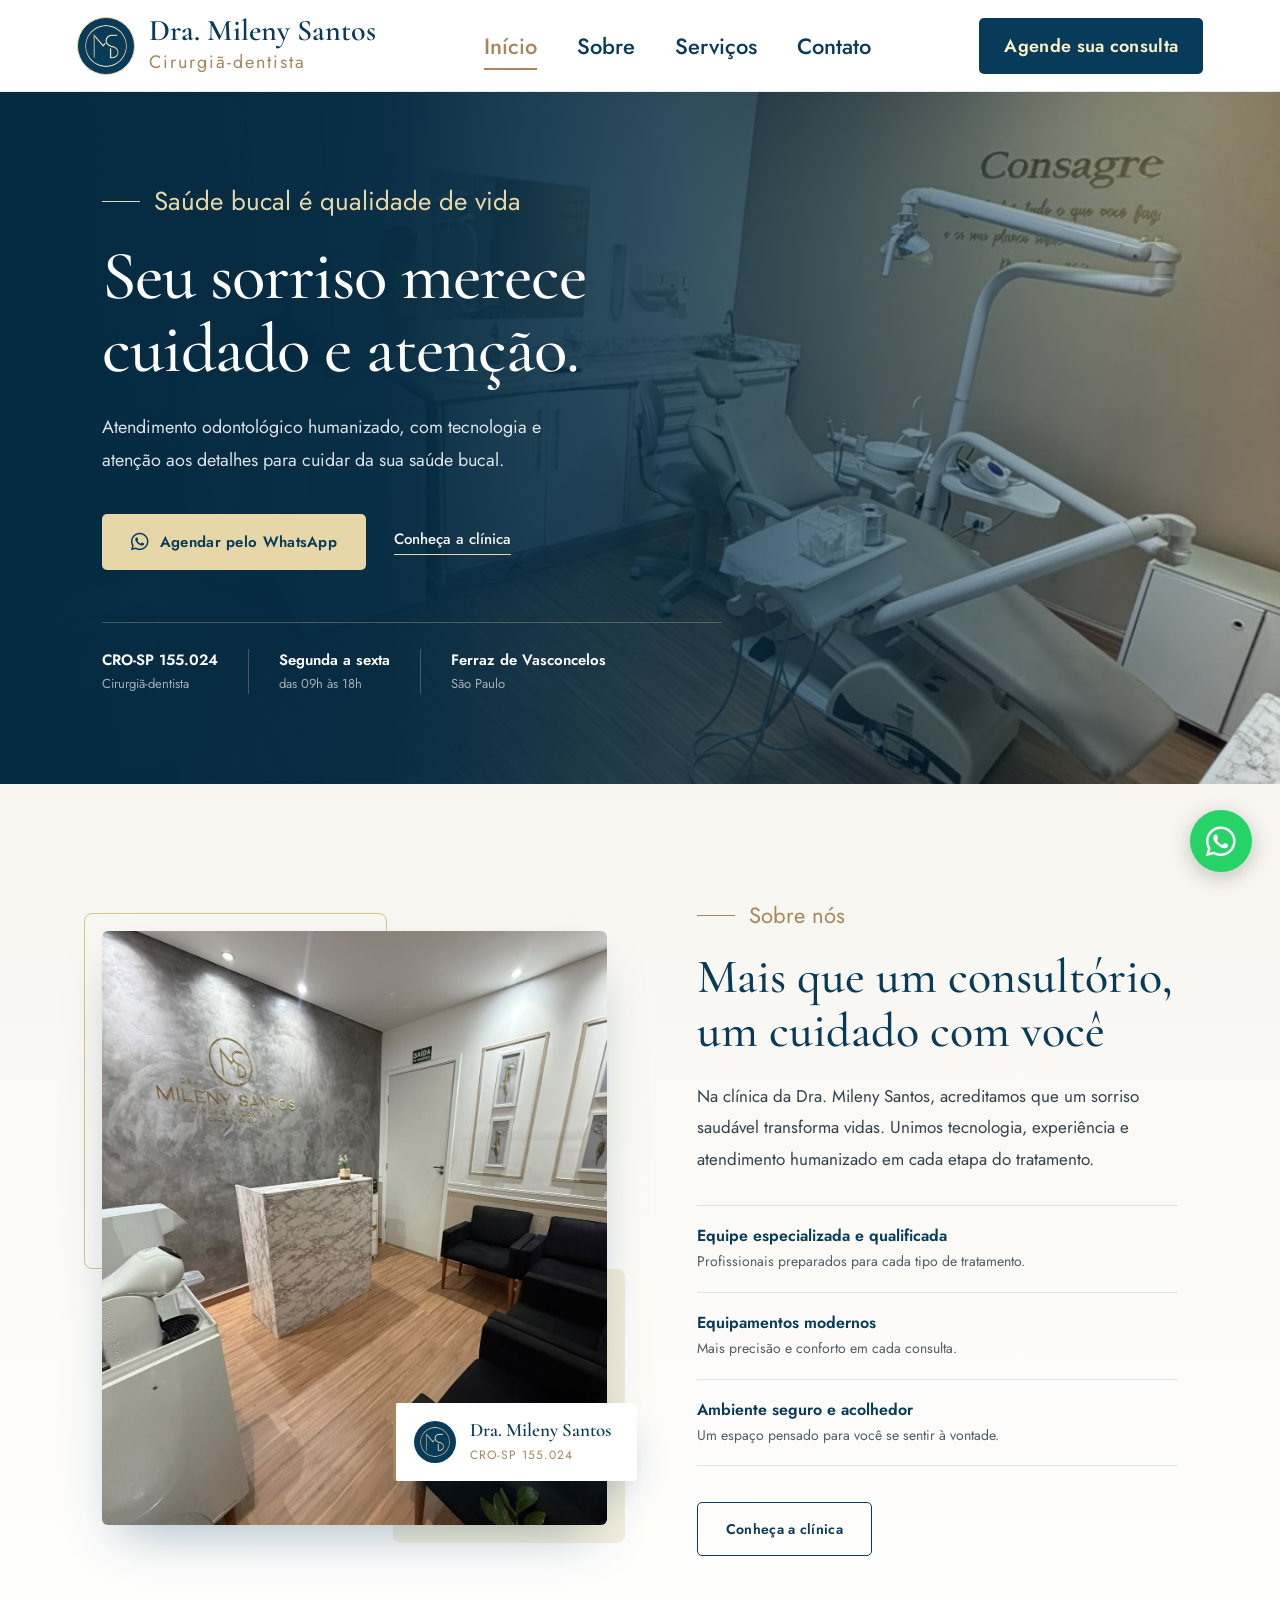
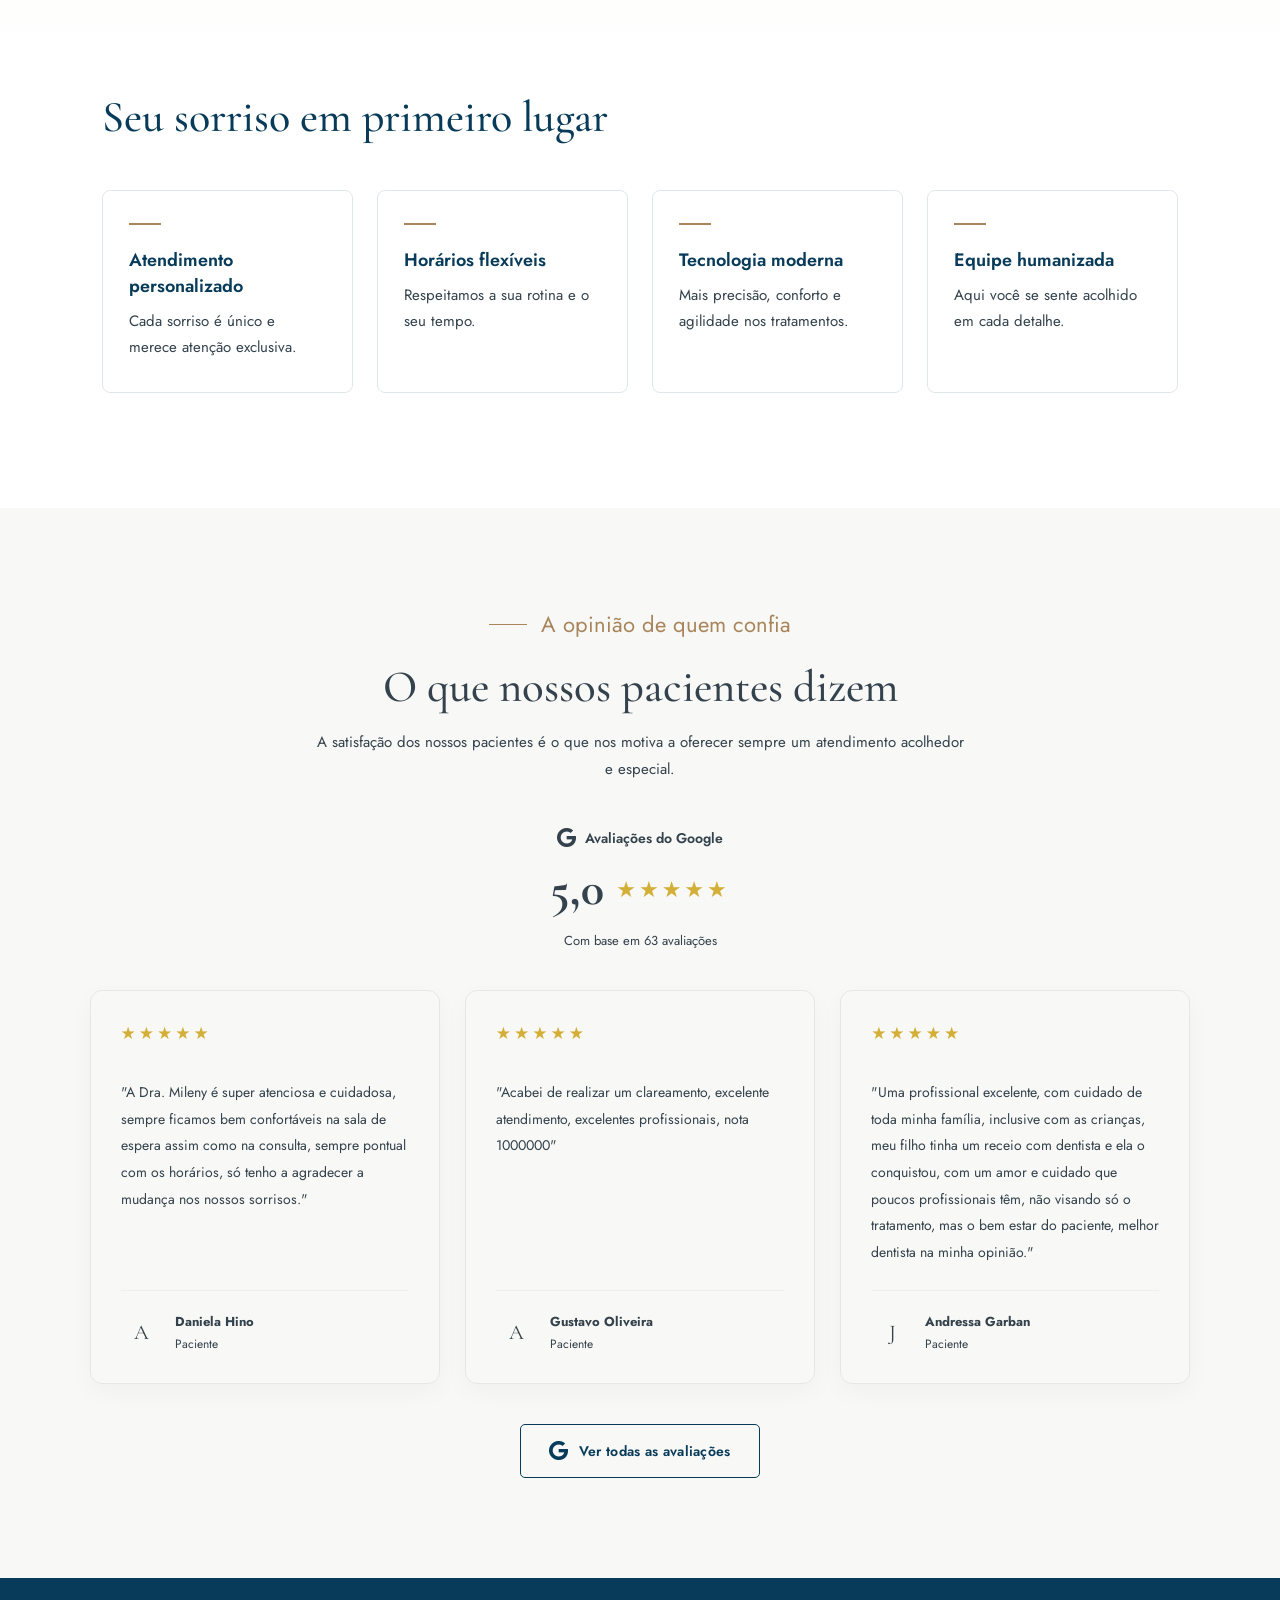
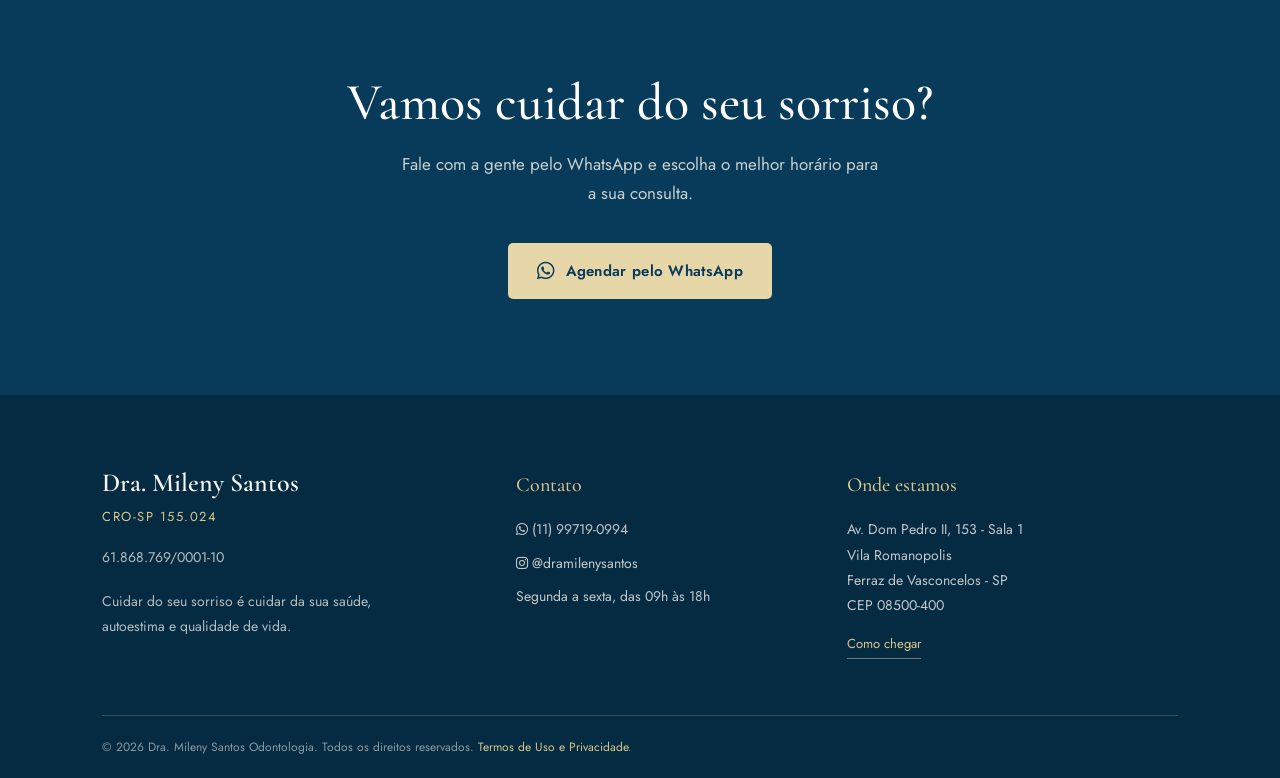
<file: index.html>
<!doctype html>
<html lang="pt-br">
  <head>
    <meta charset="UTF-8" />
    <meta name="viewport" content="width=device-width, initial-scale=1.0" />
    <meta
      name="description"
      content="Dra. Mileny Santos - Cirurgiã-Dentista em Ferraz de Vasconcelos. Atendimento humanizado e tecnologia moderna para cuidar do seu sorriso."
    />
    <link rel="shortcut icon" href="src/img/ICONE1j.png" type="image/x-icon" />
    <title>Dra. Mileny Santos | Odontologia</title>
    <link rel="preconnect" href="https://fonts.googleapis.com" />
    <link rel="preconnect" href="https://fonts.gstatic.com" crossorigin />
    <link
      rel="stylesheet"
      href="https://fonts.googleapis.com/css2?family=Cormorant+Garamond:wght@500;600&family=Jost:wght@400;500;600&display=swap"
    />
    <link
      rel="stylesheet"
      href="https://cdnjs.cloudflare.com/ajax/libs/font-awesome/6.0.0/css/all.min.css"
    />
    <link rel="stylesheet" href="src/css/home.css" />
  </head>

  <body class="home">
    <header class="topo">
      <a
        href="index.html"
        class="topo-logo"
        aria-label="Dra. Mileny Santos - início"
      >
        <img src="src/img/ICONE1j.png" alt="" class="topo-logo-img" />
        <span class="topo-logo-texto">
          <strong>Dra. Mileny Santos</strong>
          <small>Cirurgiã-dentista</small>
        </span>
      </a>

      <nav class="topo-menu" aria-label="Menu principal">
        <a href="index.html" class="ativo" aria-current="page">Início</a>
        <a href="src/pages/sobre.html">Sobre</a>
        <a href="src/pages/servicos.html">Serviços</a>
        <a href="src/pages/contato.html">Contato</a>
      </nav>

      <a
        href="https://wa.me/5511997190994"
        class="btn btn-escuro"
        target="_blank"
        rel="noopener noreferrer"
      >
        Agende sua consulta
      </a>
    </header>

    <main>
      <section class="hero" id="inicio">
        <div class="hero-texto">
          <p class="rotulo rotulo-claro">Saúde bucal é qualidade de vida</p>

          <h1>Seu sorriso merece cuidado e atenção.</h1>

          <p class="hero-descricao">
            Atendimento odontológico humanizado, com tecnologia e atenção aos
            detalhes para cuidar da sua saúde bucal.
          </p>

          <div class="hero-acoes">
            <a
              href="https://wa.me/5511997190994"
              class="btn btn-champagne"
              target="_blank"
              rel="noopener noreferrer"
            >
              <i class="fa-brands fa-whatsapp"></i>
              Agendar pelo WhatsApp
            </a>

            <a href="src/pages/sobre.html" class="link-sublinhado">
              Conheça a clínica
            </a>
          </div>

          <ul class="hero-fatos">
            <li>
              <strong>CRO-SP 155.024</strong>
              <span>Cirurgiã-dentista</span>
            </li>
            <li>
              <strong>Segunda a sexta</strong>
              <span>das 09h às 18h</span>
            </li>
            <li>
              <strong>Ferraz de Vasconcelos</strong>
              <span>São Paulo</span>
            </li>
          </ul>
        </div>
      </section>

      <section class="sobre" id="sobre" aria-labelledby="sobre-titulo">
        <div class="sobre-wrap">
          <figure class="sobre-midia">
            <div class="sobre-foto">
              <img
                src="src/img/foto-2.jpg"
                alt="Recepção do consultório da Dra. Mileny Santos, com balcão em mármore e poltronas confortáveis"
                width="800"
                height="960"
                loading="lazy"
                decoding="async"
              />
            </div>
            <figcaption class="sobre-selo">
              <img src="src/img/ICONE1j.png" alt="" />
              <div>
                <strong>Dra. Mileny Santos</strong>
                <span>CRO-SP 155.024</span>
              </div>
            </figcaption>
          </figure>

          <div class="sobre-conteudo">
            <p class="rotulo">Sobre nós</p>
            <h2 id="sobre-titulo">
              Mais que um consultório, um cuidado com você
            </h2>
            <p class="sobre-texto">
              Na clínica da Dra. Mileny Santos, acreditamos que um sorriso
              saudável transforma vidas. Unimos tecnologia, experiência e
              atendimento humanizado em cada etapa do tratamento.
            </p>

            <ul class="sobre-lista">
              <li>
                <h3>Equipe especializada e qualificada</h3>
                <p>Profissionais preparados para cada tipo de tratamento.</p>
              </li>
              <li>
                <h3>Equipamentos modernos</h3>
                <p>Mais precisão e conforto em cada consulta.</p>
              </li>
              <li>
                <h3>Ambiente seguro e acolhedor</h3>
                <p>Um espaço pensado para você se sentir à vontade.</p>
              </li>
            </ul>

            <a href="src/pages/sobre.html" class="btn btn-contorno"
              >Conheça a clínica</a
            >
          </div>
        </div>
      </section>

      <section class="diferenciais" aria-labelledby="dif-titulo">
        <div class="diferenciais-wrap">
          <h2 id="dif-titulo">Seu sorriso em primeiro lugar</h2>

          <div class="diferenciais-grade">
            <article>
              <h3>Atendimento personalizado</h3>
              <p>Cada sorriso é único e merece atenção exclusiva.</p>
            </article>
            <article>
              <h3>Horários flexíveis</h3>
              <p>Respeitamos a sua rotina e o seu tempo.</p>
            </article>
            <article>
              <h3>Tecnologia moderna</h3>
              <p>Mais precisão, conforto e agilidade nos tratamentos.</p>
            </article>
            <article>
              <h3>Equipe humanizada</h3>
              <p>Aqui você se sente acolhido em cada detalhe.</p>
            </article>
          </div>
        </div>
      </section>

      <section
        class="avaliacoes"
        id="avaliacoes"
        aria-labelledby="avaliacoes-titulo"
      >
        <div class="avaliacoes-wrap">
          <div class="avaliacoes-cabecalho">
            <p class="rotulo">A opinião de quem confia</p>

            <h2 id="avaliacoes-titulo">O que nossos pacientes dizem</h2>

            <p class="avaliacoes-descricao">
              A satisfação dos nossos pacientes é o que nos motiva a oferecer
              sempre um atendimento acolhedor e especial.
            </p>
          </div>

          <div class="avaliacoes-nota">
            <div class="avaliacoes-google">
              <i class="fa-brands fa-google"></i>
              <span>Avaliações do Google</span>
            </div>

            <div class="avaliacoes-media">
              <strong>5,0</strong>
              <span class="estrelas">★★★★★</span>
            </div>

            <p>Com base em 63 avaliações</p>
          </div>

          <div class="avaliacoes-grade">
            <article class="avaliacao-card">
              <div class="avaliacao-estrelas">★★★★★</div>

              <p class="avaliacao-texto">
                "A Dra. Mileny é super atenciosa e cuidadosa, sempre ficamos bem confortáveis na sala de espera assim como na consulta, sempre pontual com os horários, só tenho a agradecer a mudança nos nossos sorrisos."
              </p>

              <div class="avaliacao-autor">
                <div class="avaliacao-avatar">A</div>
                <div>
                  <strong>Daniela Hino</strong>
                  <span>Paciente</span>
                </div>
              </div>
            </article>

            <article class="avaliacao-card">
              <div class="avaliacao-estrelas">★★★★★</div>

              <p class="avaliacao-texto">
                "Acabei de realizar um clareamento, excelente atendimento, excelentes profissionais, nota 1000000"
              </p>

              <div class="avaliacao-autor">
                <div class="avaliacao-avatar">A</div>
                <div>
                  <strong>Gustavo Oliveira</strong>
                  <span>Paciente</span>
                </div>
              </div>
            </article>

            <article class="avaliacao-card">
              <div class="avaliacao-estrelas">★★★★★</div>

              <p class="avaliacao-texto">
                "Uma profissional excelente, com cuidado de toda minha família, inclusive com as crianças, meu filho tinha um receio com dentista e ela o conquistou, com um amor e cuidado que poucos profissionais têm, não visando só o tratamento, mas o bem estar do paciente, melhor dentista na minha opinião."
              </p>

              <div class="avaliacao-autor">
                <div class="avaliacao-avatar">J</div>
                <div>
                  <strong>Andressa Garban</strong>
                  <span>Paciente</span>
                </div>
              </div>
            </article>
          </div>

          <div class="avaliacoes-rodape">
            <a
              href="https://maps.app.goo.gl/y3Wg7Gsg8oZ7eqmj9"
              class="btn btn-contorno"
              target="_blank"
              rel="noopener noreferrer"
            >
              <i class="fa-brands fa-google"></i>
              Ver todas as avaliações
            </a>
          </div>
        </div>
      </section>

      <section class="chamada">
        <h2>Vamos cuidar do seu sorriso?</h2>
        <p>
          Fale com a gente pelo WhatsApp e escolha o melhor horário para a sua
          consulta.
        </p>
        <a
          href="https://wa.me/5511997190994"
          class="btn btn-champagne"
          target="_blank"
          rel="noopener noreferrer"
        >
          <i class="fa-brands fa-whatsapp" aria-hidden="true"></i>
          Agendar pelo WhatsApp
        </a>
      </section>
    </main>

    <footer class="rodape">
      <div class="rodape-grade">
        <div class="rodape-marca">
          <strong>Dra. Mileny Santos</strong>
          <span>CRO-SP 155.024</span>
          <br />
          <p>61.868.769/0001-10</p>
          <p>
            Cuidar do seu sorriso é cuidar da sua saúde, autoestima e qualidade
            de vida.
          </p>
        </div>

        <div class="rodape-col">
          <h3>Contato</h3>

          <a
            href="https://wa.me/5511997190994"
            target="_blank"
            rel="noopener noreferrer"
          >
            <i class="fa-brands fa-whatsapp"></i> (11) 99719-0994
          </a>

          <a
            href="https://www.instagram.com/dramilenysantos/"
            target="_blank"
            rel="noopener noreferrer"
          >
            <i class="fa-brands fa-instagram"></i> @dramilenysantos
          </a>

          <p>Segunda a sexta, das 09h às 18h</p>
        </div>

        <div class="rodape-col">
          <h3>Onde estamos</h3>
          <address>
            Av. Dom Pedro II, 153 - Sala 1<br />
            Vila Romanopolis<br />
            Ferraz de Vasconcelos - SP<br />
            CEP 08500-400
          </address>
          <a
            href="https://www.google.com/maps/search/?api=1&query=Dra.+Mileny+Santos+Ferraz+de+Vasconcelos"
            class="rodape-mapa"
            target="_blank"
            rel="noopener noreferrer"
            >Como chegar</a
          >
        </div>
      </div>

      <div class="rodape-base">
        <p>
          © 2026 Dra. Mileny Santos Odontologia. Todos os direitos reservados.
          <a class="termos-uso" href="src/pages/termos.html"
            >Termos de Uso e Privacidade</a
          >.
        </p>
      </div>
    </footer>
    <a
      href="https://wa.me/5511997190994"
      class="whatsapp-flutuante"
      target="_blank"
      rel="noopener noreferrer"
      aria-label="Fale conosco pelo WhatsApp"
      title="Fale conosco pelo WhatsApp"
    >
      <i class="fa-brands fa-whatsapp"></i>
    </a>
    <script src="src/js/script.js"></script>
  </body>
</html>
</file>
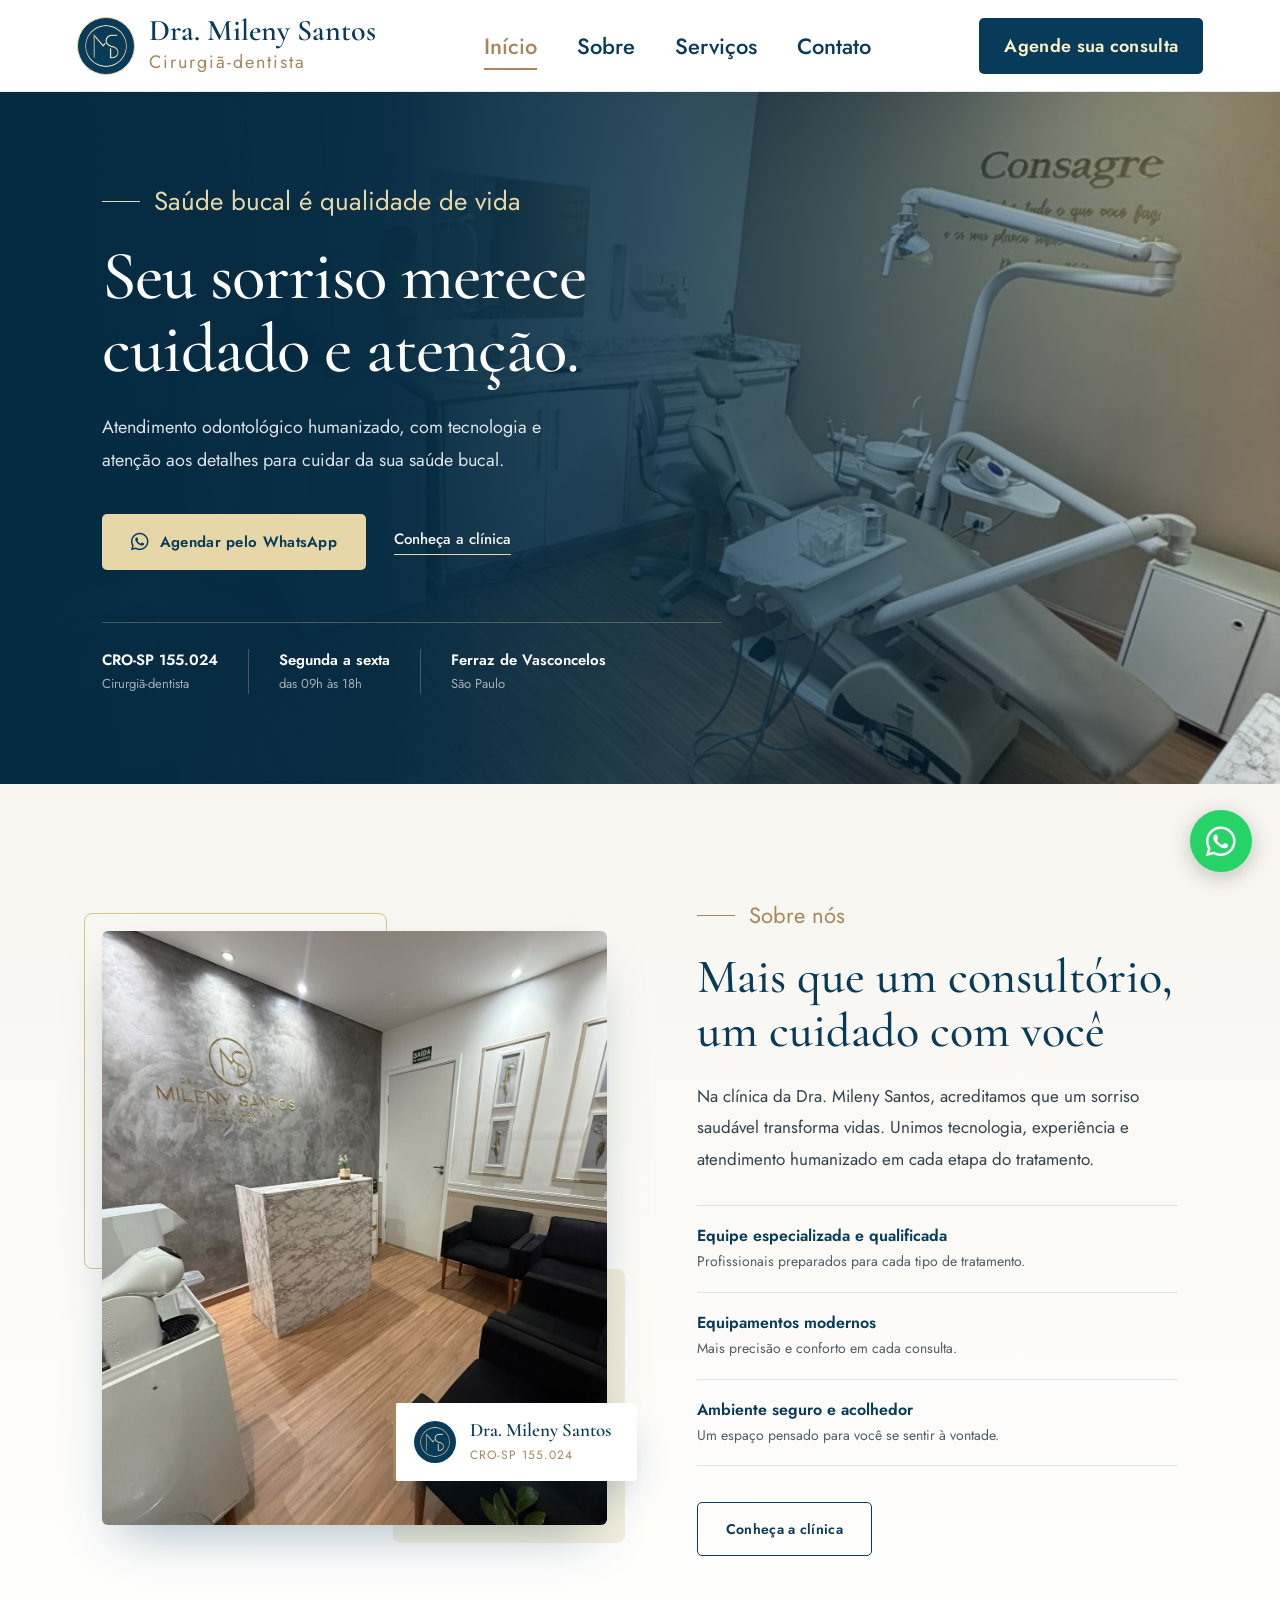
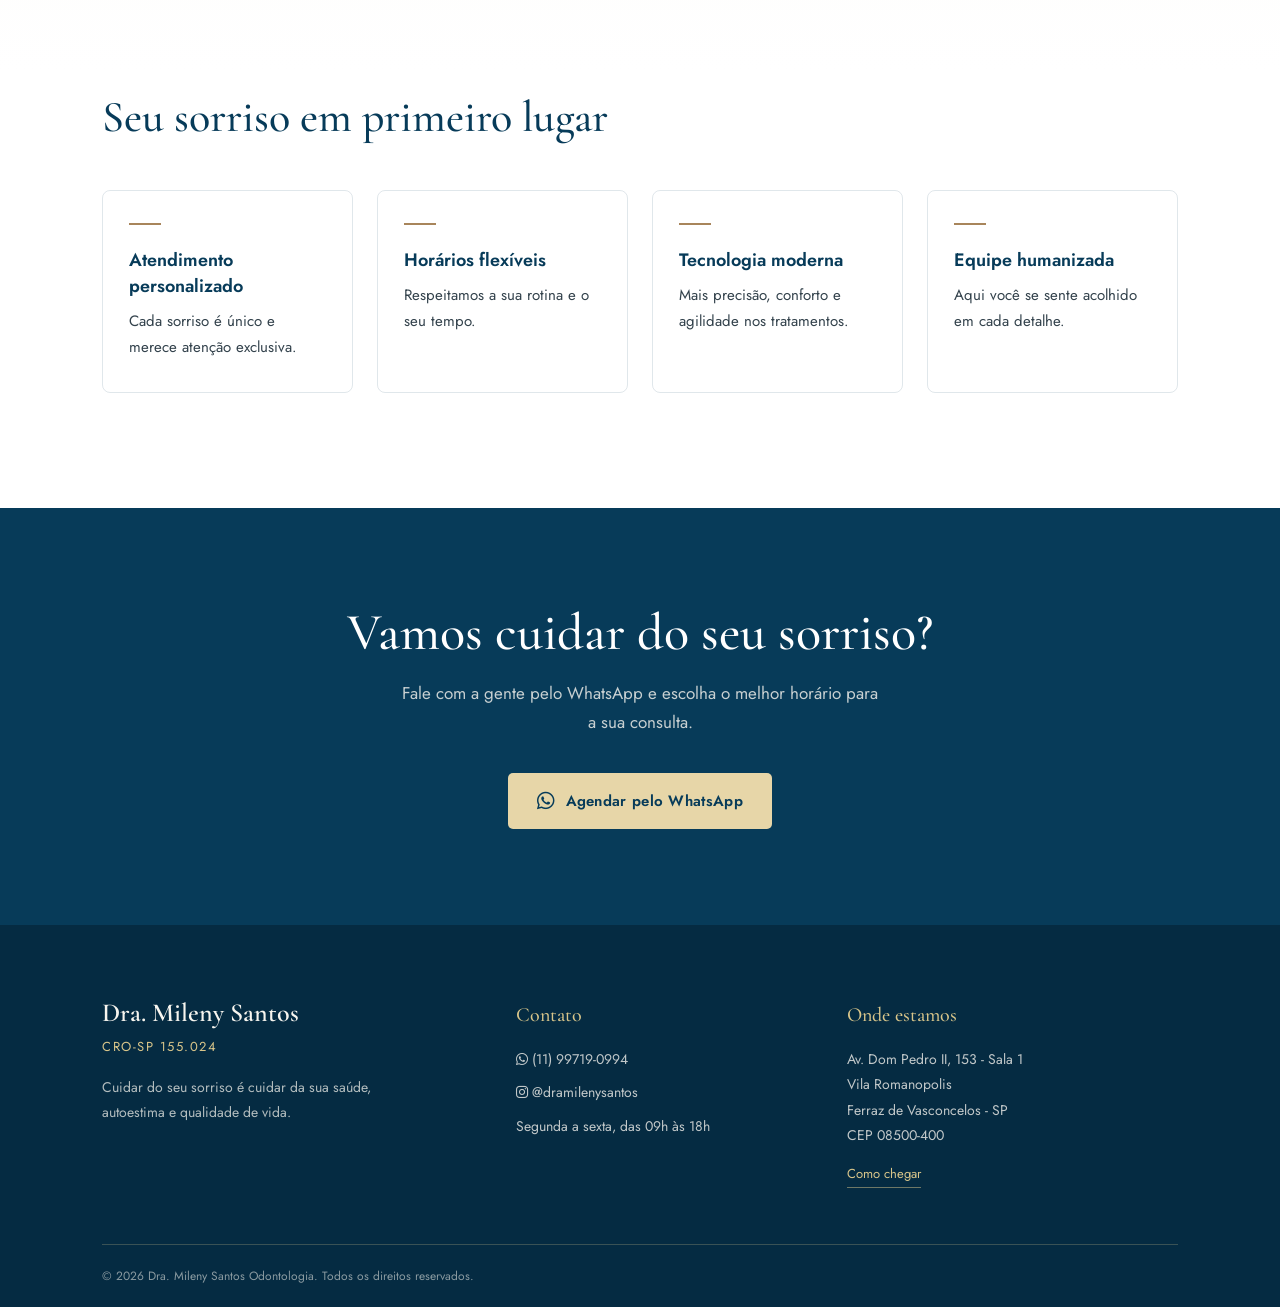
<file: src/index.html>
<!doctype html>
<html lang="pt-br">

<head>
  <meta charset="UTF-8" />
  <meta name="viewport" content="width=device-width, initial-scale=1.0" />
  <meta name="description"
    content="Dra. Mileny Santos - Cirurgiã-Dentista em Ferraz de Vasconcelos. Atendimento humanizado e tecnologia moderna para cuidar do seu sorriso." />
  <link rel="shortcut icon" href="../src/img/ICONE1j.png" type="image/x-icon" />
  <title>Dra. Mileny Santos | Odontologia</title>

  <link rel="preconnect" href="https://fonts.googleapis.com" />
  <link rel="preconnect" href="https://fonts.gstatic.com" crossorigin />
  <link rel="stylesheet"
    href="https://fonts.googleapis.com/css2?family=Cormorant+Garamond:wght@500;600&family=Jost:wght@400;500;600&display=swap" />
  <link rel="stylesheet" href="https://cdnjs.cloudflare.com/ajax/libs/font-awesome/6.0.0/css/all.min.css" />
  <link rel="stylesheet" href="../src/css/home.css" />
</head>

<body class="home">
  <header class="topo">
    <a href="index.html" class="topo-logo" aria-label="Dra. Mileny Santos - início">
      <img src="../src/img/ICONE1j.png" alt="" class="topo-logo-img" />
      <span class="topo-logo-texto">
        <strong>Dra. Mileny Santos</strong>
        <small>Cirurgiã-dentista</small>
      </span>
    </a>

    <nav class="topo-menu" aria-label="Menu principal">
      <a href="../src/index.html" class="ativo" aria-current="page">Início</a>
      <a href="../src/pages/sobre.html">Sobre</a>
      <a href="../src/pages/servicos.html">Serviços</a>
      <a href="../src/pages/contato.html">Contato</a>
    </nav>

    <a href="https://wa.me/5511997190994" class="btn btn-escuro" target="_blank" rel="noopener noreferrer">
      Agende sua consulta
    </a>
  </header>

  <main>
    <section class="hero" id="inicio">
      <div class="hero-texto">
        <p class="rotulo rotulo-claro">Saúde bucal é qualidade de vida</p>

        <h1>Seu sorriso merece cuidado e atenção.</h1>

        <p class="hero-descricao">
          Atendimento odontológico humanizado, com tecnologia e atenção aos
          detalhes para cuidar da sua saúde bucal.
        </p>

        <div class="hero-acoes">
          <a href="https://wa.me/5511997190994" class="btn btn-champagne" target="_blank" rel="noopener noreferrer">
            <i class="fa-brands fa-whatsapp"></i>
            Agendar pelo WhatsApp
          </a>

          <a href="../src/pages/sobre.html" class="link-sublinhado"> Conheça a clínica </a>
        </div>

        <ul class="hero-fatos">
          <li>
            <strong>CRO-SP 155.024</strong>
            <span>Cirurgiã-dentista</span>
          </li>
          <li>
            <strong>Segunda a sexta</strong>
            <span>das 09h às 18h</span>
          </li>
          <li>
            <strong>Ferraz de Vasconcelos</strong>
            <span>São Paulo</span>
          </li>
        </ul>
      </div>
    </section>

    <section class="sobre" id="sobre" aria-labelledby="sobre-titulo">
      <div class="sobre-wrap">
        <figure class="sobre-midia">
          <div class="sobre-foto">
            <img src="../src/img/foto-2.jpg"
              alt="Recepção do consultório da Dra. Mileny Santos, com balcão em mármore e poltronas confortáveis"
              width="800" height="960" loading="lazy" decoding="async" />
          </div>
          <figcaption class="sobre-selo">
            <img src="../src/img/ICONE1j.png" alt="" />
            <div>
              <strong>Dra. Mileny Santos</strong>
              <span>CRO-SP 155.024</span>
            </div>
          </figcaption>
        </figure>

        <div class="sobre-conteudo">
          <p class="rotulo">Sobre nós</p>
          <h2 id="sobre-titulo">
            Mais que um consultório, um cuidado com você
          </h2>
          <p class="sobre-texto">
            Na clínica da Dra. Mileny Santos, acreditamos que um sorriso
            saudável transforma vidas. Unimos tecnologia, experiência e
            atendimento humanizado em cada etapa do tratamento.
          </p>

          <ul class="sobre-lista">
            <li>
              <h3>Equipe especializada e qualificada</h3>
              <p>Profissionais preparados para cada tipo de tratamento.</p>
            </li>
            <li>
              <h3>Equipamentos modernos</h3>
              <p>Mais precisão e conforto em cada consulta.</p>
            </li>
            <li>
              <h3>Ambiente seguro e acolhedor</h3>
              <p>Um espaço pensado para você se sentir à vontade.</p>
            </li>
          </ul>

          <a href="../src/pages/sobre.html" class="btn btn-contorno">Conheça a clínica</a>
        </div>
      </div>
    </section>

    <section class="diferenciais" aria-labelledby="dif-titulo">
      <div class="diferenciais-wrap">
        <h2 id="dif-titulo">Seu sorriso em primeiro lugar</h2>

        <div class="diferenciais-grade">
          <article>
            <h3>Atendimento personalizado</h3>
            <p>Cada sorriso é único e merece atenção exclusiva.</p>
          </article>
          <article>
            <h3>Horários flexíveis</h3>
            <p>Respeitamos a sua rotina e o seu tempo.</p>
          </article>
          <article>
            <h3>Tecnologia moderna</h3>
            <p>Mais precisão, conforto e agilidade nos tratamentos.</p>
          </article>
          <article>
            <h3>Equipe humanizada</h3>
            <p>Aqui você se sente acolhido em cada detalhe.</p>
          </article>
        </div>
      </div>
    </section>

    <section class="chamada">
      <h2>Vamos cuidar do seu sorriso?</h2>
      <p>
        Fale com a gente pelo WhatsApp e escolha o melhor horário para a sua
        consulta.
      </p>
      <a href="https://wa.me/5511997190994" class="btn btn-champagne" target="_blank" rel="noopener noreferrer">
        <i class="fa-brands fa-whatsapp" aria-hidden="true"></i>
        Agendar pelo WhatsApp
      </a>
    </section>
  </main>

  <footer class="rodape">
    <div class="rodape-grade">
      <div class="rodape-marca">
        <strong>Dra. Mileny Santos</strong>
        <span>CRO-SP 155.024</span>
        <p>
          Cuidar do seu sorriso é cuidar da sua saúde, autoestima e qualidade
          de vida.
        </p>
      </div>

      <div class="rodape-col">
        <h3>Contato</h3>

        <a href="https://wa.me/5511997190994" target="_blank" rel="noopener noreferrer">
          <i class="fa-brands fa-whatsapp"></i> (11) 99719-0994
        </a>



        <a href="https://www.instagram.com/dramilenysantos/" target="_blank" rel="noopener noreferrer">
          <i class="fa-brands fa-instagram"></i> @dramilenysantos
        </a>

        <p>Segunda a sexta, das 09h às 18h</p>
      </div>

      <div class="rodape-col">
        <h3>Onde estamos</h3>
        <address>
          Av. Dom Pedro II, 153 - Sala 1<br />
          Vila Romanopolis<br />
          Ferraz de Vasconcelos - SP<br />
          CEP 08500-400
        </address>
        <a href="https://www.google.com/maps/search/?api=1&query=Dra.+Mileny+Santos+Ferraz+de+Vasconcelos"
          class="rodape-mapa" target="_blank" rel="noopener noreferrer">Como chegar</a>
      </div>
    </div>

    <div class="rodape-base">
      <p>
        © 2026 Dra. Mileny Santos Odontologia. Todos os direitos reservados.
      </p>
    </div>
  </footer>
  <a href="https://wa.me/5511997190994" class="whatsapp-flutuante" target="_blank" rel="noopener noreferrer"
    aria-label="Fale conosco pelo WhatsApp" title="Fale conosco pelo WhatsApp">
    <i class="fa-brands fa-whatsapp"></i>
  </a>
  <script src="script.js"></script>
</body>

</html>
</file>
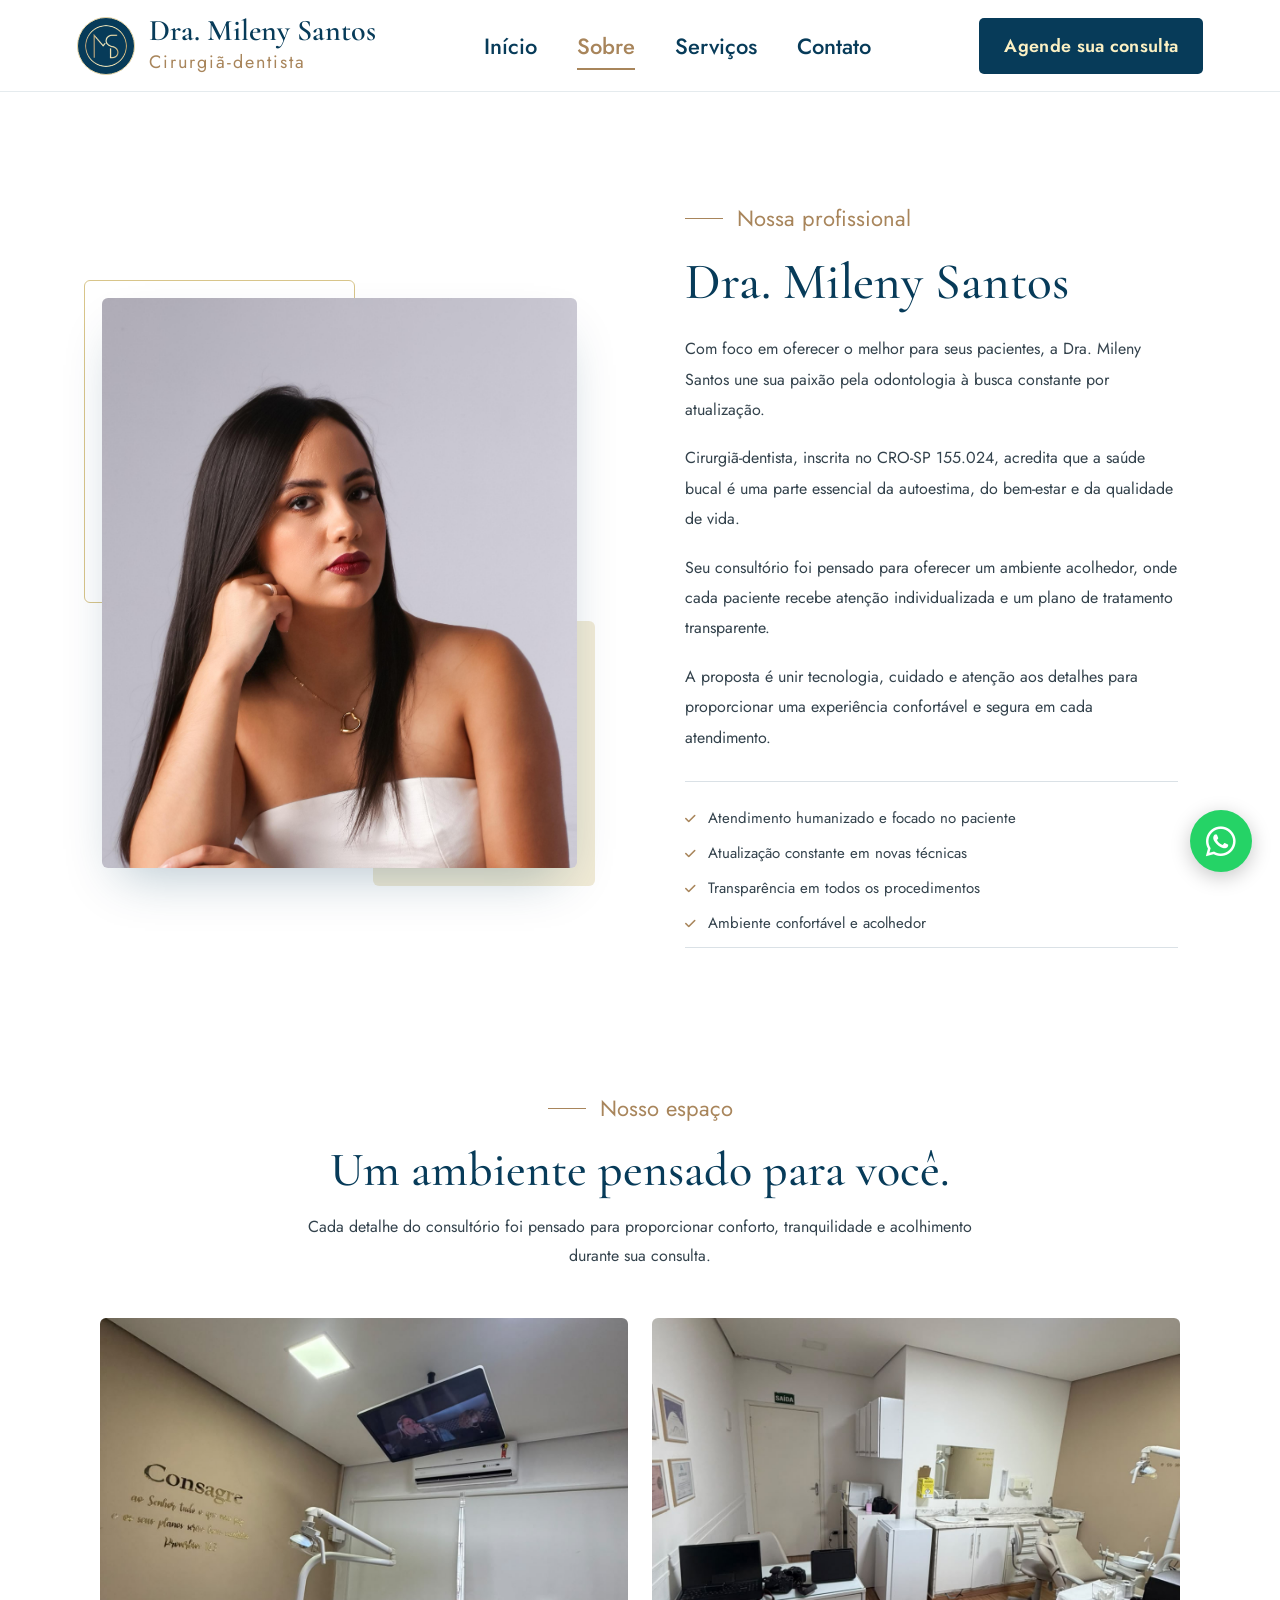
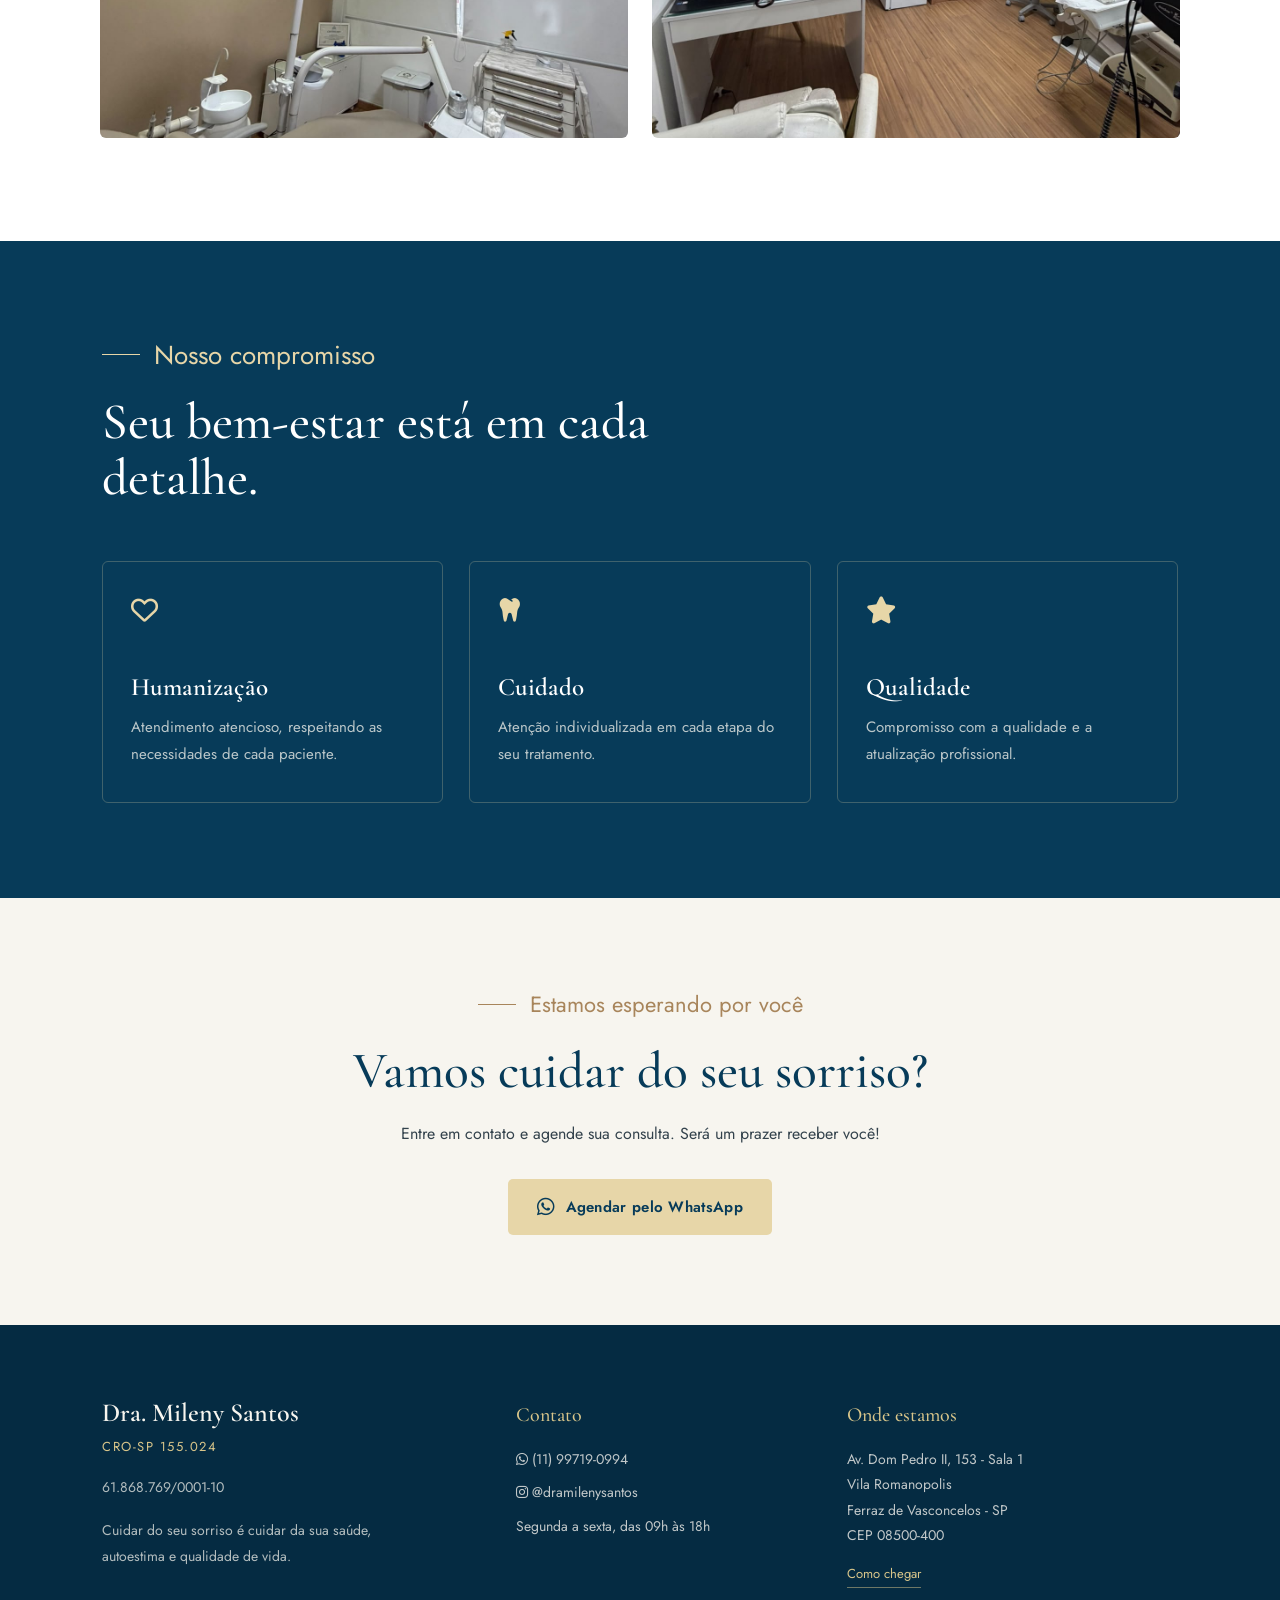
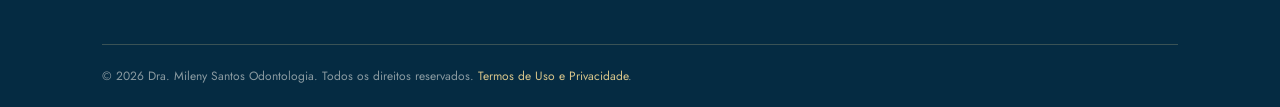
<file: src/pages/sobre.html>
<!doctype html>
<html lang="pt-br">

<head>
  <meta charset="UTF-8" />
  <meta name="viewport" content="width=device-width, initial-scale=1.0" />
  <meta name="description"
    content="Conheça a Dra. Mileny Santos, cirurgiã-dentista em Ferraz de Vasconcelos. Atendimento odontológico humanizado." />
  <link rel="shortcut icon" href="../img/ICONE1j.png" type="image/x-icon" />
  <title>Sobre | Dra. Mileny Santos</title>
  <link rel="preconnect" href="https://fonts.googleapis.com" />
  <link rel="preconnect" href="https://fonts.gstatic.com" crossorigin />
  <link rel="stylesheet"
    href="https://fonts.googleapis.com/css2?family=Cormorant+Garamond:wght@500;600&family=Jost:wght@400;500;600&display=swap" />
  <link rel="stylesheet" href="https://cdnjs.cloudflare.com/ajax/libs/font-awesome/6.0.0/css/all.min.css" />
  <link rel="stylesheet" href="../css/home.css" />
  <link rel="stylesheet" href="../css/sobre.css" />
</head>

<body class="home pagina-sobre-page">
  <header class="topo">
    <a href="../../index.html" class="topo-logo" aria-label="Dra. Mileny Santos - início">
      <img src="../img/ICONE1j.png" alt="" class="topo-logo-img" />

      <span class="topo-logo-texto">
        <strong>Dra. Mileny Santos</strong>
        <small>Cirurgiã-dentista</small>
      </span>
    </a>

    <nav class="topo-menu" aria-label="Menu principal">
      <a href="../../index.html">Início</a>
      <a href="sobre.html" class="ativo" aria-current="page">Sobre</a>
      <a href="servicos.html">Serviços</a>
      <a href="contato.html">Contato</a>
    </nav>

    <a href="https://wa.me/5511997190994" class="btn btn-escuro" target="_blank" rel="noopener noreferrer">
      Agende sua consulta
    </a>
  </header>

  <main>
    <section class="pagina-sobre">
      <div class="sobre-grade">
        <figure class="sobre-imagem-principal">
          <img src="../img/dra-mileny.jpeg" alt="Entrada do consultório da Dra. Mileny Santos" width="800"
            height="960" />
        </figure>

        <div class="sobre-conteudo">
          <p class="rotulo">Nossa profissional</p>

          <h2>Dra. Mileny Santos</h2>

          <p>
            Com foco em oferecer o melhor para seus pacientes, a Dra. Mileny
            Santos une sua paixão pela odontologia à busca constante por
            atualização.
          </p>

          <p>
            Cirurgiã-dentista, inscrita no CRO-SP 155.024, acredita que a
            saúde bucal é uma parte essencial da autoestima, do bem-estar e da
            qualidade de vida.
          </p>

          <p>
            Seu consultório foi pensado para oferecer um ambiente acolhedor,
            onde cada paciente recebe atenção individualizada e um plano de
            tratamento transparente.
          </p>

          <p>
            A proposta é unir tecnologia, cuidado e atenção aos detalhes para
            proporcionar uma experiência confortável e segura em cada
            atendimento.
          </p>

          <ul class="lista-beneficios">
            <li>Atendimento humanizado e focado no paciente</li>
            <li>Atualização constante em novas técnicas</li>
            <li>Transparência em todos os procedimentos</li>
            <li>Ambiente confortável e acolhedor</li>
          </ul>
        </div>
      </div>
    </section>

    <section class="sobre-espaco">
      <div class="sobre-espaco-cabecalho">
        <p class="rotulo">Nosso espaço</p>

        <h2>Um ambiente pensado para você.</h2>

        <p>
          Cada detalhe do consultório foi pensado para proporcionar conforto,
          tranquilidade e acolhimento durante sua consulta.
        </p>
      </div>

      <div class="galeria-consultorio">
        <figure class="foto-galeria">
          <img src="../img/foto-3.jpg" alt="Sala de atendimento odontológico" loading="lazy" />
        </figure>

        <figure class="foto-galeria">
          <img src="../img/foto-6.jpg" alt="Bancada e espelho do consultório" loading="lazy" />
        </figure>
      </div>
    </section>

    <section class="sobre-diferenciais">
      <div class="sobre-diferenciais-conteudo">
        <p class="rotulo rotulo-claro">Nosso compromisso</p>

        <h2>Seu bem-estar está em cada detalhe.</h2>

        <div class="sobre-diferenciais-grade">
          <article>
            <i class="fa-regular fa-heart"></i>
            <h3>Humanização</h3>
            <p>
              Atendimento atencioso, respeitando as necessidades de cada
              paciente.
            </p>
          </article>

          <article>
            <i class="fa-solid fa-tooth"></i>
            <h3>Cuidado</h3>
            <p>Atenção individualizada em cada etapa do seu tratamento.</p>
          </article>

          <article>
            <i class="fa-solid fa-star"></i>
            <h3>Qualidade</h3>
            <p>Compromisso com a qualidade e a atualização profissional.</p>
          </article>
        </div>
      </div>
    </section>

    <section class="sobre-chamada">
      <p class="rotulo">Estamos esperando por você</p>

      <h2>Vamos cuidar do seu sorriso?</h2>

      <p>
        Entre em contato e agende sua consulta. Será um prazer receber você!
      </p>

      <a href="https://wa.me/5511997190994" class="btn btn-champagne" target="_blank" rel="noopener noreferrer">
        <i class="fa-brands fa-whatsapp"></i>
        Agendar pelo WhatsApp
      </a>
    </section>
  </main>

  <footer class="rodape">
    <div class="rodape-grade">
      <div class="rodape-marca">
        <strong>Dra. Mileny Santos</strong>
        <span>CRO-SP 155.024</span>
        <br>
        <p><p>61.868.769/0001-10</p></p>
        <p>
          Cuidar do seu sorriso é cuidar da sua saúde, autoestima e qualidade
          de vida.
        </p>
      </div>

      <div class="rodape-col">
        <h3>Contato</h3>

        <a href="https://wa.me/5511997190994" target="_blank" rel="noopener noreferrer">
          <i class="fa-brands fa-whatsapp"></i> (11) 99719-0994
        </a>



        <a href="https://www.instagram.com/dramilenysantos/" target="_blank" rel="noopener noreferrer">
          <i class="fa-brands fa-instagram"></i> @dramilenysantos
        </a>

        <p>Segunda a sexta, das 09h às 18h</p>
      </div>

      <div class="rodape-col">
        <h3>Onde estamos</h3>
        <address>
          Av. Dom Pedro II, 153 - Sala 1<br />
          Vila Romanopolis<br />
          Ferraz de Vasconcelos - SP<br />
          CEP 08500-400
        </address>
        <a href="https://www.google.com/maps/search/?api=1&query=Dra.+Mileny+Santos+Ferraz+de+Vasconcelos"
          class="rodape-mapa" target="_blank" rel="noopener noreferrer">Como chegar</a>
      </div>
    </div>

    <div class="rodape-base">
      <p>
        © 2026 Dra. Mileny Santos Odontologia. Todos os direitos reservados.
        <a class="termos-uso" href="termos.html">Termos de Uso e Privacidade</a>.
      </p>
    </div>
  </footer>
  <a href="https://wa.me/5511997190994" class="whatsapp-flutuante" target="_blank" rel="noopener noreferrer"
    aria-label="Fale conosco pelo WhatsApp" title="Fale conosco pelo WhatsApp">
    <i class="fa-brands fa-whatsapp"></i>
  </a>
  <script src="../js/script.js"></script>
</body>

</html>
</file>
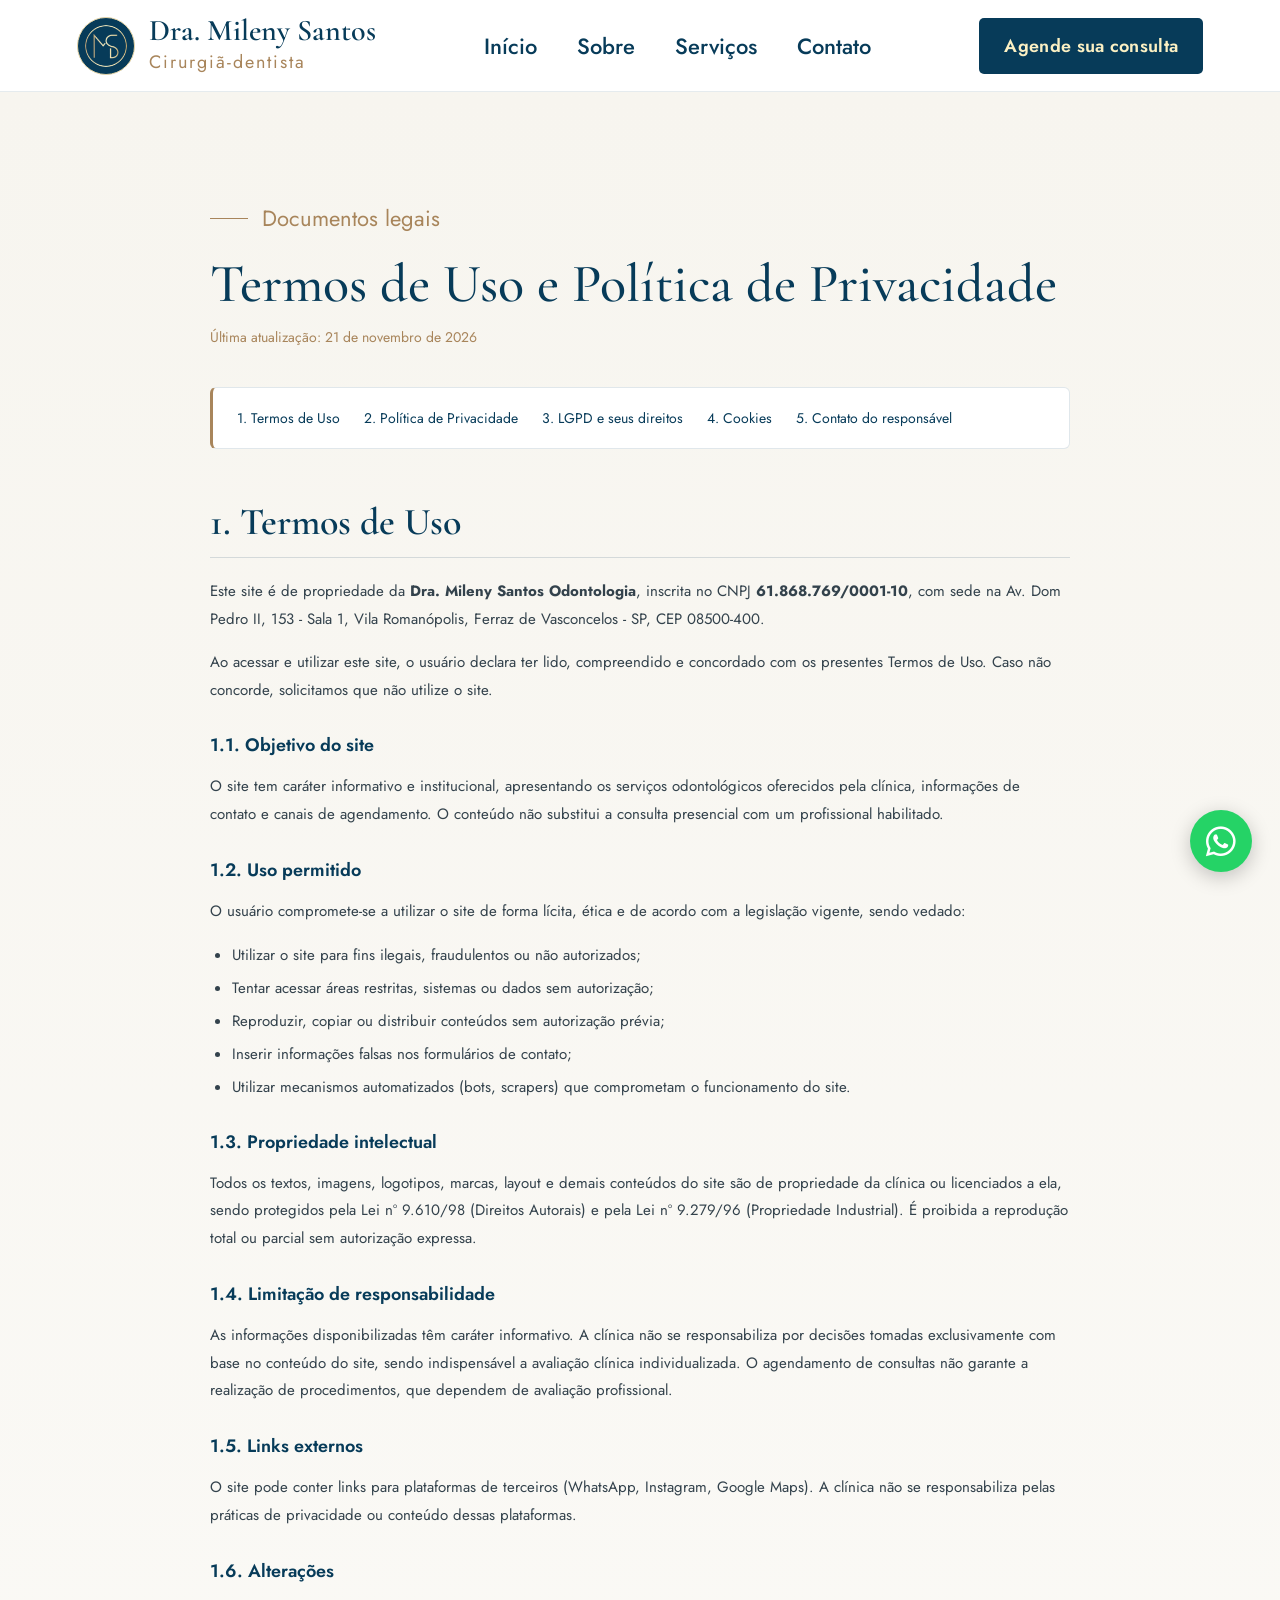
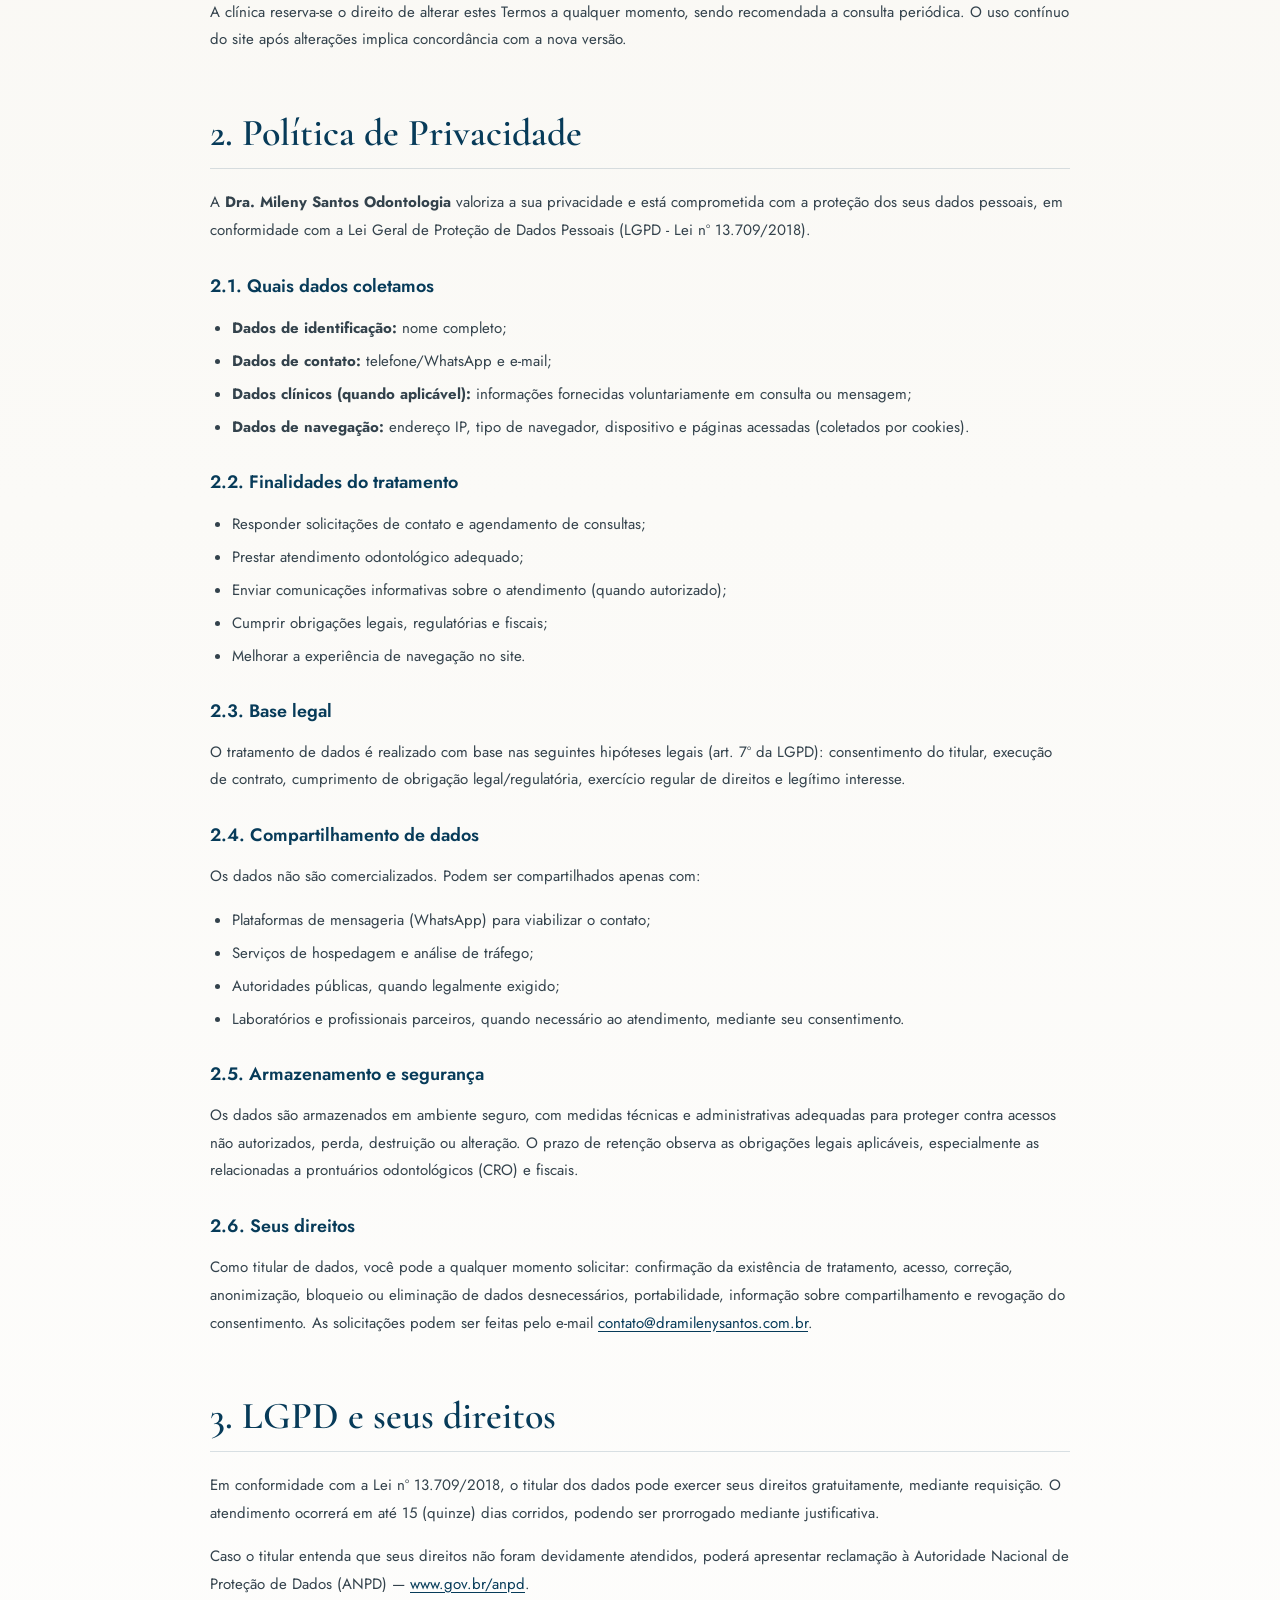
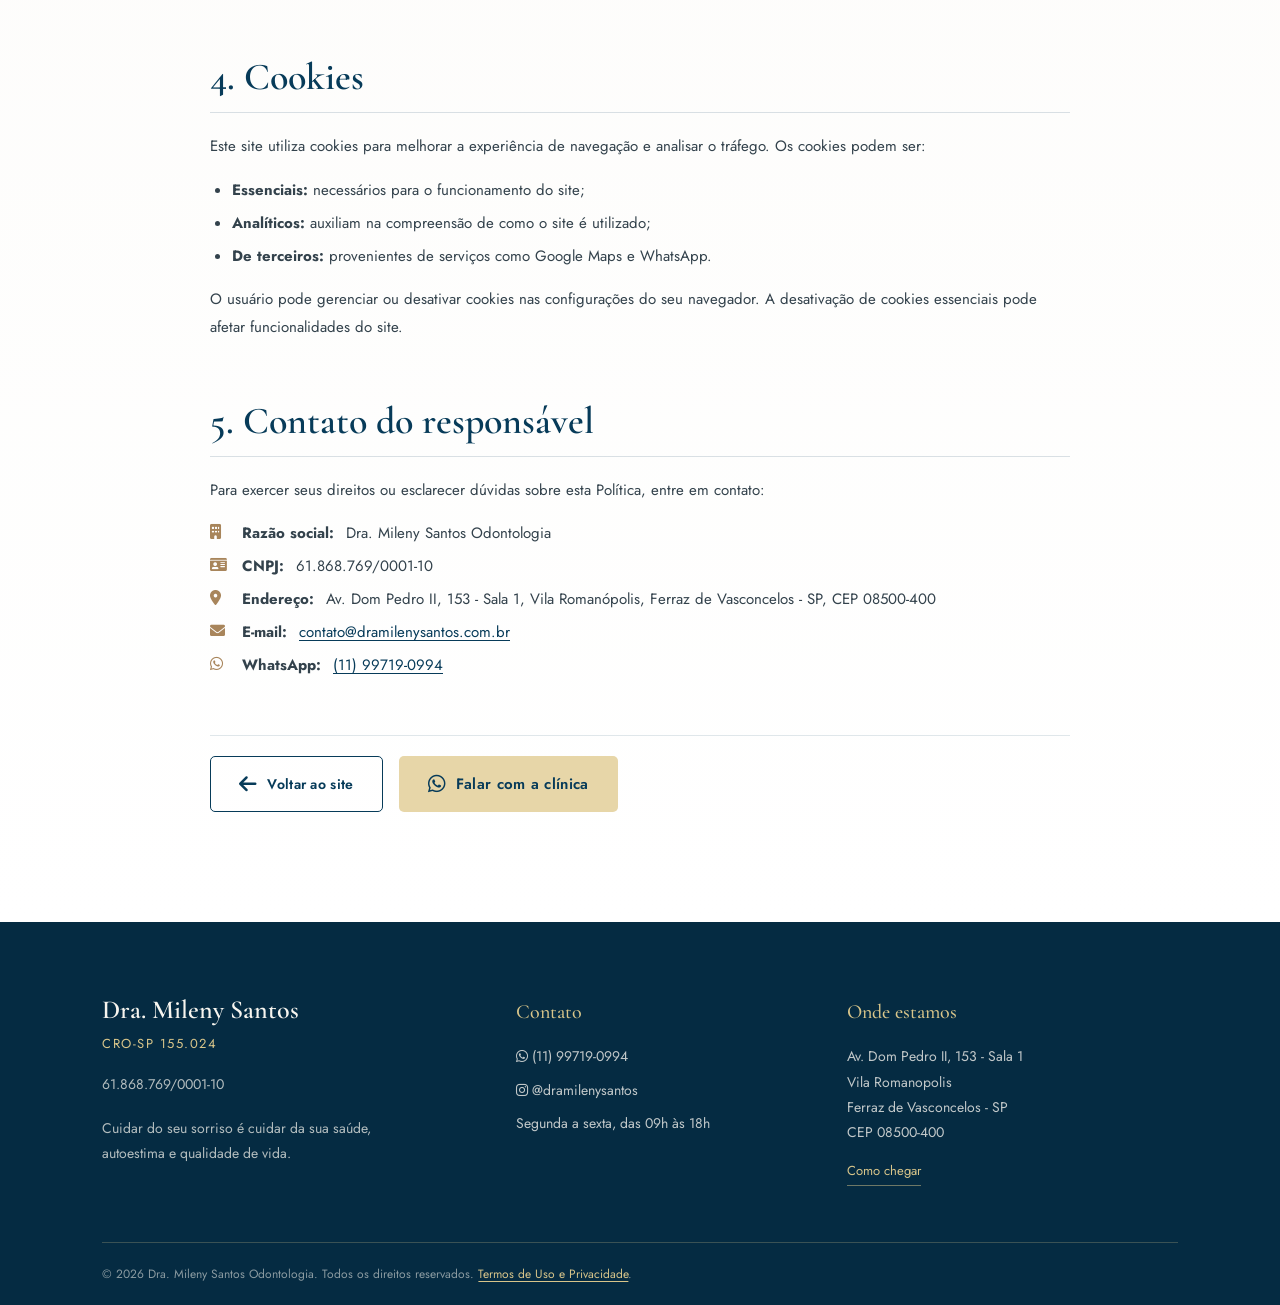
<file: src/pages/termos.html>
<!doctype html>
<html lang="pt-br">

<head>
  <meta charset="UTF-8" />
  <meta name="viewport" content="width=device-width, initial-scale=1.0" />
  <meta name="description"
    content="Termos de Uso e Política de Privacidade da clínica Dra. Mileny Santos Odontologia." />
  <link rel="shortcut icon" href="../img/ICONE1j.png" type="image/x-icon" />
  <title>Termos de Uso e Privacidade | Dra. Mileny Santos</title>

  <link rel="preconnect" href="https://fonts.googleapis.com" />
  <link rel="preconnect" href="https://fonts.gstatic.com" crossorigin />
  <link rel="stylesheet"
    href="https://fonts.googleapis.com/css2?family=Cormorant+Garamond:wght@500;600&family=Jost:wght@400;500;600&display=swap" />
  <link rel="stylesheet" href="https://cdnjs.cloudflare.com/ajax/libs/font-awesome/6.0.0/css/all.min.css" />
  <link rel="stylesheet" href="../css/home.css" />
  <link rel="stylesheet" href="../css/termos.css" />
</head>

<body class="home">
  <header class="topo">
    <a href="../../index.html" class="topo-logo" aria-label="Dra. Mileny Santos - início">
      <img src="../img/ICONE1j.png" alt="" class="topo-logo-img" />
      <span class="topo-logo-texto">
        <strong>Dra. Mileny Santos</strong>
        <small>Cirurgiã-dentista</small>
      </span>
    </a>

    <nav class="topo-menu" aria-label="Menu principal">
      <a href="../../index.html">Início</a>
      <a href="sobre.html">Sobre</a>
      <a href="servicos.html">Serviços</a>
      <a href="contato.html">Contato</a>
    </nav>

    <a href="https://wa.me/5511997190994" class="btn btn-escuro" target="_blank" rel="noopener noreferrer">
      Agende sua consulta
    </a>
  </header>

  <main class="termos-pagina">
    <div class="termos-wrap">
      <p class="rotulo">Documentos legais</p>
      <h1>Termos de Uso e Política de Privacidade</h1>
      <p class="termos-atualizacao">Última atualização: 21 de novembro de 2026</p>

      <nav class="termos-indice" aria-label="Índice dos documentos">
        <a href="#termos-uso">1. Termos de Uso</a>
        <a href="#politica-privacidade">2. Política de Privacidade</a>
        <a href="#lgpd">3. LGPD e seus direitos</a>
        <a href="#cookies">4. Cookies</a>
        <a href="#contato-dpo">5. Contato do responsável</a>
      </nav>

      <section id="termos-uso" class="termos-bloco">
        <h2>1. Termos de Uso</h2>

        <p>
          Este site é de propriedade da <strong>Dra. Mileny Santos Odontologia</strong>,
          inscrita no CNPJ <strong>61.868.769/0001-10</strong>, com sede na
          Av. Dom Pedro II, 153 - Sala 1, Vila Romanópolis, Ferraz de
          Vasconcelos - SP, CEP 08500-400.
        </p>

        <p>
          Ao acessar e utilizar este site, o usuário declara ter lido,
          compreendido e concordado com os presentes Termos de Uso. Caso não
          concorde, solicitamos que não utilize o site.
        </p>

        <h3>1.1. Objetivo do site</h3>
        <p>
          O site tem caráter informativo e institucional, apresentando os
          serviços odontológicos oferecidos pela clínica, informações de
          contato e canais de agendamento. O conteúdo não substitui a
          consulta presencial com um profissional habilitado.
        </p>

        <h3>1.2. Uso permitido</h3>
        <p>
          O usuário compromete-se a utilizar o site de forma lícita, ética e
          de acordo com a legislação vigente, sendo vedado:
        </p>
        <ul>
          <li>Utilizar o site para fins ilegais, fraudulentos ou não autorizados;</li>
          <li>Tentar acessar áreas restritas, sistemas ou dados sem autorização;</li>
          <li>Reproduzir, copiar ou distribuir conteúdos sem autorização prévia;</li>
          <li>Inserir informações falsas nos formulários de contato;</li>
          <li>Utilizar mecanismos automatizados (bots, scrapers) que comprometam o funcionamento do site.</li>
        </ul>

        <h3>1.3. Propriedade intelectual</h3>
        <p>
          Todos os textos, imagens, logotipos, marcas, layout e demais
          conteúdos do site são de propriedade da clínica ou licenciados a
          ela, sendo protegidos pela Lei nº 9.610/98 (Direitos Autorais) e
          pela Lei nº 9.279/96 (Propriedade Industrial). É proibida a
          reprodução total ou parcial sem autorização expressa.
        </p>

        <h3>1.4. Limitação de responsabilidade</h3>
        <p>
          As informações disponibilizadas têm caráter informativo. A clínica
          não se responsabiliza por decisões tomadas exclusivamente com base
          no conteúdo do site, sendo indispensável a avaliação clínica
          individualizada. O agendamento de consultas não garante a realização
          de procedimentos, que dependem de avaliação profissional.
        </p>

        <h3>1.5. Links externos</h3>
        <p>
          O site pode conter links para plataformas de terceiros (WhatsApp,
          Instagram, Google Maps). A clínica não se responsabiliza pelas
          práticas de privacidade ou conteúdo dessas plataformas.
        </p>

        <h3>1.6. Alterações</h3>
        <p>
          A clínica reserva-se o direito de alterar estes Termos a qualquer
          momento, sendo recomendada a consulta periódica. O uso contínuo do
          site após alterações implica concordância com a nova versão.
        </p>
      </section>

      <section id="politica-privacidade" class="termos-bloco">
        <h2>2. Política de Privacidade</h2>

        <p>
          A <strong>Dra. Mileny Santos Odontologia</strong> valoriza a sua
          privacidade e está comprometida com a proteção dos seus dados
          pessoais, em conformidade com a Lei Geral de Proteção de Dados
          Pessoais (LGPD - Lei nº 13.709/2018).
        </p>

        <h3>2.1. Quais dados coletamos</h3>
        <ul>
          <li><strong>Dados de identificação:</strong> nome completo;</li>
          <li><strong>Dados de contato:</strong> telefone/WhatsApp e e-mail;</li>
          <li><strong>Dados clínicos (quando aplicável):</strong> informações fornecidas voluntariamente em consulta ou mensagem;</li>
          <li><strong>Dados de navegação:</strong> endereço IP, tipo de navegador, dispositivo e páginas acessadas (coletados por cookies).</li>
        </ul>

        <h3>2.2. Finalidades do tratamento</h3>
        <ul>
          <li>Responder solicitações de contato e agendamento de consultas;</li>
          <li>Prestar atendimento odontológico adequado;</li>
          <li>Enviar comunicações informativas sobre o atendimento (quando autorizado);</li>
          <li>Cumprir obrigações legais, regulatórias e fiscais;</li>
          <li>Melhorar a experiência de navegação no site.</li>
        </ul>

        <h3>2.3. Base legal</h3>
        <p>
          O tratamento de dados é realizado com base nas seguintes hipóteses
          legais (art. 7º da LGPD): consentimento do titular, execução de
          contrato, cumprimento de obrigação legal/regulatória, exercício
          regular de direitos e legítimo interesse.
        </p>

        <h3>2.4. Compartilhamento de dados</h3>
        <p>
          Os dados não são comercializados. Podem ser compartilhados apenas
          com:
        </p>
        <ul>
          <li>Plataformas de mensageria (WhatsApp) para viabilizar o contato;</li>
          <li>Serviços de hospedagem e análise de tráfego;</li>
          <li>Autoridades públicas, quando legalmente exigido;</li>
          <li>Laboratórios e profissionais parceiros, quando necessário ao atendimento, mediante seu consentimento.</li>
        </ul>

        <h3>2.5. Armazenamento e segurança</h3>
        <p>
          Os dados são armazenados em ambiente seguro, com medidas técnicas e
          administrativas adequadas para proteger contra acessos não
          autorizados, perda, destruição ou alteração. O prazo de retenção
          observa as obrigações legais aplicáveis, especialmente as
          relacionadas a prontuários odontológicos (CRO) e fiscais.
        </p>

        <h3>2.6. Seus direitos</h3>
        <p>
          Como titular de dados, você pode a qualquer momento solicitar:
          confirmação da existência de tratamento, acesso, correção,
          anonimização, bloqueio ou eliminação de dados desnecessários,
          portabilidade, informação sobre compartilhamento e revogação do
          consentimento. As solicitações podem ser feitas pelo e-mail
          <a href="mailto:contato@dramilenysantos.com.br">contato@dramilenysantos.com.br</a>.
        </p>
      </section>

      <section id="lgpd" class="termos-bloco">
        <h2>3. LGPD e seus direitos</h2>
        <p>
          Em conformidade com a Lei nº 13.709/2018, o titular dos dados pode
          exercer seus direitos gratuitamente, mediante requisição. O
          atendimento ocorrerá em até 15 (quinze) dias corridos, podendo ser
          prorrogado mediante justificativa.
        </p>
        <p>
          Caso o titular entenda que seus direitos não foram devidamente
          atendidos, poderá apresentar reclamação à Autoridade Nacional de
          Proteção de Dados (ANPD) — <a href="https://www.gov.br/anpd/" target="_blank" rel="noopener noreferrer">www.gov.br/anpd</a>.
        </p>
      </section>

      <section id="cookies" class="termos-bloco">
        <h2>4. Cookies</h2>
        <p>
          Este site utiliza cookies para melhorar a experiência de navegação
          e analisar o tráfego. Os cookies podem ser:
        </p>
        <ul>
          <li><strong>Essenciais:</strong> necessários para o funcionamento do site;</li>
          <li><strong>Analíticos:</strong> auxiliam na compreensão de como o site é utilizado;</li>
          <li><strong>De terceiros:</strong> provenientes de serviços como Google Maps e WhatsApp.</li>
        </ul>
        <p>
          O usuário pode gerenciar ou desativar cookies nas configurações do
          seu navegador. A desativação de cookies essenciais pode afetar
          funcionalidades do site.
        </p>
      </section>

      <section id="contato-dpo" class="termos-bloco">
        <h2>5. Contato do responsável</h2>
        <p>
          Para exercer seus direitos ou esclarecer dúvidas sobre esta
          Política, entre em contato:
        </p>
        <ul class="termos-contato">
          <li><i class="fa-solid fa-building"></i> <strong>Razão social:</strong> Dra. Mileny Santos Odontologia</li>
          <li><i class="fa-solid fa-id-card"></i> <strong>CNPJ:</strong> 61.868.769/0001-10</li>
          <li><i class="fa-solid fa-location-dot"></i> <strong>Endereço:</strong> Av. Dom Pedro II, 153 - Sala 1, Vila Romanópolis, Ferraz de Vasconcelos - SP, CEP 08500-400</li>
          <li><i class="fa-solid fa-envelope"></i> <strong>E-mail:</strong> <a href="mailto:contato@dramilenysantos.com.br">contato@dramilenysantos.com.br</a></li>
          <li><i class="fa-brands fa-whatsapp"></i> <strong>WhatsApp:</strong> <a href="https://wa.me/5511997190994" target="_blank" rel="noopener noreferrer">(11) 99719-0994</a></li>
        </ul>
      </section>

      <div class="termos-acoes">
        <a href="../../index.html" class="btn btn-contorno">
          <i class="fa-solid fa-arrow-left"></i> Voltar ao site
        </a>
        <a href="contato.html" class="btn btn-champagne">
          <i class="fa-brands fa-whatsapp"></i> Falar com a clínica
        </a>
      </div>
    </div>
  </main>

  <footer class="rodape">
    <div class="rodape-grade">
      <div class="rodape-marca">
        <strong>Dra. Mileny Santos</strong>
        <span>CRO-SP 155.024</span>
        <p>61.868.769/0001-10</p>
        <p>
          Cuidar do seu sorriso é cuidar da sua saúde, autoestima e qualidade
          de vida.
        </p>
      </div>

      <div class="rodape-col">
        <h3>Contato</h3>
        <a href="https://wa.me/5511997190994" target="_blank" rel="noopener noreferrer">
          <i class="fa-brands fa-whatsapp"></i> (11) 99719-0994
        </a>
        <a href="https://www.instagram.com/dramilenysantos/" target="_blank" rel="noopener noreferrer">
          <i class="fa-brands fa-instagram"></i> @dramilenysantos
        </a>
        <p>Segunda a sexta, das 09h às 18h</p>
      </div>

      <div class="rodape-col">
        <h3>Onde estamos</h3>
        <address>
          Av. Dom Pedro II, 153 - Sala 1<br />
          Vila Romanopolis<br />
          Ferraz de Vasconcelos - SP<br />
          CEP 08500-400
        </address>
        <a href="https://www.google.com/maps/search/?api=1&query=Dra.+Mileny+Santos+Ferraz+de+Vasconcelos"
          class="rodape-mapa" target="_blank" rel="noopener noreferrer">Como chegar</a>
      </div>
    </div>

    <div class="rodape-base">
      <p>
        © 2026 Dra. Mileny Santos Odontologia. Todos os direitos reservados.
        <a href="termos.html">Termos de Uso e Privacidade</a>.
      </p>
    </div>
  </footer>

  <a href="https://wa.me/5511997190994" class="whatsapp-flutuante" target="_blank" rel="noopener noreferrer"
    aria-label="Fale conosco pelo WhatsApp" title="Fale conosco pelo WhatsApp">
    <i class="fa-brands fa-whatsapp"></i>
  </a>
</body>

</html>
</file>
<file: src/css/home.css>
:root {
  --ms-azul: #073b59;
  --ms-azul-escuro: #052b42;
  --ms-champagne: #e7d6a8;
  --ms-champagne-escuro: #d8c58a;
  --ms-dourado: #a8855b;
  --ms-creme: #f7f5ef;
  --ms-texto: #33424c;
  --ms-titulos: "Cormorant Garamond", Georgia, serif;
  --ms-corpo: "Jost", system-ui, -apple-system, "Segoe UI", sans-serif;
}

body.home {
  margin: 0;
  font-family: var(--ms-corpo);
  color: var(--ms-texto);
  background: #fff;
  -webkit-font-smoothing: antialiased;
}

.home *,
.home *::before,
.home *::after {
  box-sizing: border-box;
}

.home img {
  max-width: 100%;
}

.home h1,
.home h2 {
  font-family: var(--ms-titulos);
  font-weight: 500;
  margin: 0;
}

.home a:focus-visible {
  outline: 2px solid var(--ms-dourado);
  outline-offset: 4px;
}

.btn {
  display: inline-flex;
  align-items: center;
  justify-content: center;
  gap: 10px;
  padding: 16px 28px;
  border: 1px solid transparent;
  border-radius: 5px;
  font-family: var(--ms-corpo);
  font-size: 15px;
  font-weight: 600;
  letter-spacing: 0.3px;
  text-decoration: none;
  white-space: nowrap;
  transition:
    background 0.3s ease,
    color 0.3s ease,
    border-color 0.3s ease,
    transform 0.3s ease;
}

.btn i {
  font-size: 20px;
}

.btn-escuro {
  padding: 14px 24px;
  background: var(--ms-azul);
  color: #fbf0c3;
  font-size: 18px;
}

.btn-escuro:hover {
  background: var(--ms-dourado);
  transform: translateY(-2px);
}

.btn-champagne {
  background: var(--ms-champagne);
  color: var(--ms-azul);
}

.btn-champagne:hover {
  background: #f5e8c5;
  transform: translateY(-3px);
}

.btn-contorno {
  border-color: var(--ms-azul);
  color: var(--ms-azul);
  font-size: 14px;
}

.btn-contorno:hover {
  background: var(--ms-azul);
  color: #fbf0c3;
}

.rotulo {
  display: flex;
  align-items: center;
  gap: 14px;
  margin: 0 0 20px;
  font-size: 22px;
  color: var(--ms-dourado);
}

.rotulo::before {
  content: "";
  width: 38px;
  height: 1px;
  background: currentColor;
}

.rotulo-claro {
  color: var(--ms-champagne);
  font-size: 26px;
}

.link-sublinhado {
  padding-bottom: 4px;
  border-bottom: 1px solid var(--ms-champagne);
  color: var(--ms-creme);
  font-size: 15px;
  font-weight: 500;
  text-decoration: none;
  transition:
    color 0.3s ease,
    border-color 0.3s ease;
}

.link-sublinhado:hover {
  color: #fff;
  border-color: #fff;
}

.topo {
  display: flex;
  align-items: center;
  justify-content: space-between;
  gap: 32px;
  min-height: 92px;
  padding: 12px 6%;
  background: #fff;
  border-bottom: 1px solid rgba(7, 59, 89, 0.1);
  position: relative;
  z-index: 10;
}

.topo-logo {
  display: flex;
  align-items: center;
  gap: 14px;
  text-decoration: none;
  flex-shrink: 0;
}

.topo-logo-img {
  width: 58px;
  height: 58px;
  padding: 7px;
  object-fit: contain;
  background: var(--ms-azul);
  border: 1px solid var(--ms-champagne);
  border-radius: 50%;
}

.topo-logo-texto {
  display: flex;
  flex-direction: column;
  gap: 3px;
}

.topo-logo-texto strong {
  font-family: var(--ms-titulos);
  font-size: 30px;
  font-weight: 600;
  line-height: 1;
  color: var(--ms-azul);
}

.topo-logo-texto small {
  font-size: 18px;
  letter-spacing: 2px;
  color: var(--ms-dourado);
}

.topo-menu {
  display: flex;
  align-items: center;
  gap: 40px;
}

.topo-menu a {
  position: relative;
  padding: 10px 0;
  color: var(--ms-azul);
  font-size: 22px;
  font-weight: 500;
  text-decoration: none;
  transition: color 0.3s ease;
}

.topo-menu a::after {
  content: "";
  position: absolute;
  left: 0;
  bottom: 2px;
  width: 0;
  height: 2px;
  background: var(--ms-dourado);
  transition: width 0.3s ease;
}

.topo-menu a:hover,
.topo-menu a.ativo {
  color: var(--ms-dourado);
}

.topo-menu a:hover::after,
.topo-menu a.ativo::after {
  width: 100%;
}

.hero {
  position: relative;
  display: flex;
  align-items: center;
  min-height: 680px;
  padding: 90px 8%;

  background-image:
    linear-gradient(
      90deg,
      rgb(5 43 66) 0%,
      rgb(5 43 66 / 98%) 30%,
      rgb(5 43 66 / 81%) 50%,
      rgb(5 43 66 / 49%) 75%,
      rgba(5, 43, 66, 0.05) 100%
    ),
    url(../img/foto-5.jpg);
  background-position: center;
  background-size: cover;
  background-repeat: no-repeat;
  color: var(--ms-creme);
}

.hero-texto {
  position: relative;
  z-index: 1;
  max-width: 620px;
}

.hero h1 {
  margin-bottom: 26px;
  font-size: clamp(44px, 5.4vw, 76px);
  line-height: 1.05;
  letter-spacing: -1px;
  color: #fff;
  text-wrap: balance;
}

.hero-descricao {
  max-width: 500px;
  margin: 0 0 38px;
  font-size: 18px;
  line-height: 1.8;
  color: rgba(255, 255, 255, 0.85);
}

.hero-acoes {
  display: flex;
  align-items: center;
  flex-wrap: wrap;
  gap: 20px 28px;
  margin-bottom: 52px;
}

.hero-fatos {
  display: flex;
  flex-wrap: wrap;
  list-style: none;
  margin: 0;
  padding: 26px 0 0;
  border-top: 1px solid rgba(231, 214, 168, 0.28);
}

.hero-fatos li {
  padding: 0 30px;
}

.hero-fatos li:first-child {
  padding-left: 0;
}

.hero-fatos li + li {
  border-left: 1px solid rgba(231, 214, 168, 0.28);
}

.hero-fatos strong {
  display: block;
  font-size: 15px;
  font-weight: 600;
  color: #fff;
}

.hero-fatos span {
  font-size: 13px;
  color: rgba(247, 245, 239, 0.65);
}

.hero-foto {
  position: relative;
  justify-self: center;
  width: 100%;
  max-width: 470px;
}

.hero-foto::before {
  content: "";
  position: absolute;
  top: -18px;
  right: -18px;
  width: 100%;
  height: 100%;
  border: 1px solid var(--ms-champagne);
  border-radius: 235px 235px 8px 8px;
  opacity: 0.6;
}

.hero-foto img {
  display: block;
  position: relative;
  width: 100%;
  height: 500px;
  object-fit: cover;
  object-position: center;
  border-radius: 235px 235px 8px 8px;
  box-shadow: 0 30px 60px -20px rgba(0, 0, 0, 0.5);
}

.sobre {
  padding: clamp(72px, 9vw, 120px) 8%;
  background: linear-gradient(180deg, var(--ms-creme), #fff);
}

.sobre-wrap {
  max-width: 1200px;
  margin: 0 auto;
  display: grid;
  grid-template-columns: minmax(0, 1.05fr) minmax(0, 1fr);
  align-items: center;
  gap: clamp(48px, 7vw, 96px);
}

.sobre-midia {
  position: relative;
  margin: 0;
}

.sobre-foto {
  position: relative;
  isolation: isolate;
}

.sobre-foto::before {
  content: "";
  position: absolute;
  z-index: -1;
  top: -18px;
  left: -18px;
  width: 60%;
  height: 60%;
  border: 1px solid var(--ms-champagne-escuro);
  border-radius: 8px;
}

.sobre-foto::after {
  content: "";
  position: absolute;
  z-index: -1;
  right: -18px;
  bottom: -18px;
  width: 46%;
  height: 46%;
  background: rgba(216, 197, 138, 0.28);
  border-radius: 8px;
}

.sobre-foto img {
  display: block;
  width: 100%;
  height: 66vh;
  aspect-ratio: 5 / 6;
  object-fit: cover;
  object-position: 30% center;
  border-radius: 6px;
  box-shadow: 0 24px 50px -18px rgba(7, 59, 89, 0.35);
}

.sobre-selo {
  position: absolute;
  right: -30px;
  bottom: 44px;
  display: flex;
  align-items: center;
  gap: 14px;
  padding: 16px 26px 16px 18px;
  background: #fff;
  border-left: 3px solid var(--ms-dourado);
  border-radius: 4px;
  box-shadow: 0 18px 40px -12px rgba(7, 59, 89, 0.28);
}

.sobre-selo img {
  width: 42px;
  height: 42px;
  padding: 6px;
  object-fit: contain;
  background: var(--ms-azul);
  border-radius: 50%;
}

.sobre-selo strong {
  display: block;
  font-family: var(--ms-titulos);
  font-size: 19px;
  font-weight: 600;
  line-height: 1.2;
  color: var(--ms-azul);
}

.sobre-selo span {
  font-size: 12px;
  letter-spacing: 1px;
  color: var(--ms-dourado);
}

.sobre-conteudo {
  max-width: 540px;
}

.sobre-conteudo h2 {
  margin-bottom: 22px;
  font-size: clamp(34px, 3.8vw, 48px);
  line-height: 1.12;
  color: var(--ms-azul);
  text-wrap: balance;
}

.sobre-texto {
  max-width: 52ch;
  margin: 0 0 30px;
  font-size: 17px;
  line-height: 1.85;
}

.sobre-lista {
  list-style: none;
  margin: 0 0 36px;
  padding: 0;
  border-top: 1px solid rgba(7, 59, 89, 0.12);
}

.sobre-lista li {
  padding: 18px 0;
  border-bottom: 1px solid rgba(7, 59, 89, 0.12);
}

.sobre-lista h3 {
  margin: 0 0 3px;
  font-size: 16px;
  font-weight: 600;
  color: var(--ms-azul);
}

.sobre-lista p {
  margin: 0;
  font-size: 14px;
  line-height: 1.7;
  opacity: 0.85;
}

.diferenciais {
  padding: 20px 8% clamp(72px, 9vw, 120px);
  background: #fff;
}

.diferenciais-wrap {
  max-width: 1200px;
  margin: 0 auto;
}

.diferenciais h2 {
  max-width: 520px;
  margin-bottom: 48px;
  font-size: clamp(32px, 3.6vw, 44px);
  line-height: 1.15;
  color: var(--ms-azul);
}

.diferenciais-grade {
  display: grid;
  grid-template-columns: repeat(4, 1fr);
  gap: 24px;
}

.diferenciais-grade article {
  padding: 32px 26px;
  border: 1px solid rgba(7, 59, 89, 0.12);
  border-radius: 8px;
  transition:
    border-color 0.3s ease,
    transform 0.3s ease;
}

.diferenciais-grade article::before {
  content: "";
  display: block;
  width: 32px;
  height: 2px;
  margin-bottom: 22px;
  background: var(--ms-dourado);
}

.diferenciais-grade article:hover {
  border-color: var(--ms-dourado);
  transform: translateY(-4px);
}

.diferenciais-grade h3 {
  margin: 0 0 10px;
  font-size: 18px;
  font-weight: 600;
  color: var(--ms-azul);
}

.diferenciais-grade p {
  margin: 0;
  font-size: 15px;
  line-height: 1.7;
}

.chamada {
  padding: clamp(64px, 8vw, 96px) 8%;
  background: var(--ms-azul);
  text-align: center;
}

.chamada h2 {
  max-width: 680px;
  margin: 0 auto 18px;
  font-size: clamp(36px, 4.4vw, 52px);
  line-height: 1.1;
  color: #fff;
}

.chamada p {
  max-width: 480px;
  margin: 0 auto 36px;
  font-size: 17px;
  line-height: 1.7;
  color: rgba(247, 245, 239, 0.8);
}

.rodape {
  padding: 72px 8% 0;
  background: var(--ms-azul-escuro);
  color: var(--ms-creme);
}

.rodape-grade {
  max-width: 1200px;
  margin: 0 auto;
  display: grid;
  grid-template-columns: 1.3fr 1fr 1.2fr;
  gap: 56px;
  padding-bottom: 56px;
}

.rodape-marca strong {
  display: block;
  margin-bottom: 6px;
  font-family: var(--ms-titulos);
  font-size: 26px;
  font-weight: 600;
}

.rodape-marca span {
  font-size: 13px;
  letter-spacing: 1.5px;
  color: var(--ms-champagne-escuro);
}

.rodape-marca p {
  max-width: 290px;
  margin: 18px 0 0;
  font-size: 14px;
  line-height: 1.8;
  color: rgba(247, 245, 239, 0.72);
}

.rodape-col {
  display: flex;
  flex-direction: column;
  align-items: flex-start;
  gap: 8px;
  font-size: 14px;
  line-height: 1.8;
  color: rgba(247, 245, 239, 0.78);
}

.rodape-col h3 {
  margin: 0 0 6px;
  font-family: var(--ms-titulos);
  font-size: 20px;
  font-weight: 500;
  color: var(--ms-champagne-escuro);
}

.rodape-col p,
.rodape-col address {
  margin: 0;
  font-style: normal;
}

.rodape-col a {
  color: inherit;
  text-decoration: none;
  transition: color 0.3s ease;
}

.rodape-col a:hover {
  color: var(--ms-champagne-escuro);
}

.rodape-mapa {
  margin-top: 6px;
  padding-bottom: 2px;
  border-bottom: 1px solid rgba(216, 197, 138, 0.5);
  color: var(--ms-champagne-escuro) !important;
  font-size: 13px;
}

.rodape-base {
  max-width: 1200px;
  margin: 0 auto;
  padding: 22px 0;
  border-top: 1px solid rgba(216, 197, 138, 0.25);

  .termos-uso {
    color: var(--ms-champagne-escuro);
  }
}

.rodape-base p {
  margin: 0;
  font-size: 12px;
  color: rgba(247, 245, 239, 0.55);
}
.rodape-base a {
  list-style: none;
  color: rgba(247, 245, 239, 0.55);
  text-decoration: none;
}

.whatsapp-flutuante {
  position: fixed;
  right: 28px;
  bottom: 28px;
  z-index: 9999;

  display: flex;
  align-items: center;
  justify-content: center;

  width: 62px;
  height: 62px;

  background: #25d366;
  color: #fff;

  border-radius: 50%;
  box-shadow: 0 5px 20px rgba(0, 0, 0, 0.22);

  font-size: 34px;
  text-decoration: none;

  transition:
    transform 0.3s ease,
    background 0.3s ease,
    box-shadow 0.3s ease;
}

.whatsapp-flutuante:hover {
  background: #1ebe5d;
  color: #fff;
  transform: translateY(-5px) scale(1.05);
  box-shadow: 0 8px 25px rgba(37, 211, 102, 0.35);
}

.whatsapp-flutuante:active {
  transform: scale(0.95);
}

.avaliacoes {
  padding: 100px 7%;
  background: #f8f8f6;
}

.avaliacoes-wrap {
  max-width: 1200px;
  margin: 0 auto;
}

.avaliacoes-cabecalho {
  max-width: 650px;
  margin: 0 auto 45px;
  text-align: center;
  p {
    display: flex;
    justify-content: center;
  }
}

.avaliacoes-cabecalho h2 {
  font-family: "Cormorant Garamond", serif;
  font-size: clamp(2rem, 4vw, 2.8rem);
  color: var(--azul-marinho);
  margin: 12px 0;
}

.avaliacoes-descricao {
  color: var(--texto-claro);
  line-height: 1.8;
  font-size: 15px;
}

.avaliacoes-nota {
  text-align: center;
  margin-bottom: 40px;
}

.avaliacoes-google {
  display: flex;
  align-items: center;
  justify-content: center;
  gap: 9px;
  color: var(--azul-marinho);
  font-size: 14px;
  font-weight: 600;
}

.avaliacoes-google i {
  font-size: 20px;
}

.avaliacoes-media {
  display: flex;
  align-items: center;
  justify-content: center;
  gap: 12px;
  margin: 12px 0 5px;
}

.avaliacoes-media strong {
  font-family: "Cormorant Garamond", serif;
  font-size: 48px;
  color: var(--azul-marinho);
}

.estrelas,
.avaliacao-estrelas {
  color: #d4af37;
  letter-spacing: 3px;
}

.estrelas {
  font-size: 22px;
}

.avaliacoes-nota > p {
  font-size: 13px;
  color: var(--texto-claro);
}

.avaliacoes-grade {
  display: grid;
  grid-template-columns: repeat(3, 1fr);
  gap: 25px;
}

.avaliacao-card {
  background: var(--branco);
  border: 1px solid rgba(10, 42, 67, 0.08);
  border-radius: 12px;
  padding: 30px;
  display: flex;
  flex-direction: column;
  box-shadow: 0 8px 25px rgba(0, 0, 0, 0.035);
  transition:
    transform 0.3s ease,
    box-shadow 0.3s ease;
}

.avaliacao-card:hover {
  transform: translateY(-5px);
  box-shadow: 0 15px 35px rgba(0, 0, 0, 0.08);
}

.avaliacao-estrelas {
  font-size: 17px;
  margin-bottom: 20px;
}

.avaliacao-texto {
  color: var(--texto-escuro);
  font-size: 14px;
  line-height: 1.9;
  flex: 1;
  margin-bottom: 25px;
}

.avaliacao-autor {
  display: flex;
  align-items: center;
  gap: 12px;
  border-top: 1px solid #eeeeee;
  padding-top: 20px;
}

.avaliacao-avatar {
  width: 42px;
  height: 42px;
  border-radius: 50%;
  background: var(--azul-marinho);
  color: var(--branco);
  display: flex;
  align-items: center;
  justify-content: center;
  font-family: "Cormorant Garamond", serif;
  font-size: 21px;
}

.avaliacao-autor strong {
  display: block;
  color: var(--azul-marinho);
  font-size: 13px;
}

.avaliacao-autor span {
  display: block;
  color: var(--texto-claro);
  font-size: 12px;
  margin-top: 4px;
}

.avaliacoes-rodape {
  display: flex;
  justify-content: center;
  margin-top: 40px;
}

@media (max-width: 900px) {
  .avaliacoes-grade {
    grid-template-columns: repeat(2, 1fr);
  }
}

@media (max-width: 600px) {
  .avaliacoes {
    padding: 70px 6%;
  }

  .avaliacoes-grade {
    grid-template-columns: 1fr;
    gap: 18px;
  }

  .avaliacao-card {
    padding: 25px;
  }

  .avaliacoes-cabecalho {
    margin-bottom: 35px;
  }

  .avaliacoes-media strong {
    font-size: 42px;
  }
}

@media (max-width: 600px) {
  .whatsapp-flutuante {
    width: 55px;
    height: 55px;
    right: 18px;
    bottom: 18px;
    font-size: 30px;
  }
}

@media (max-width: 1100px) {
  .diferenciais-grade {
    grid-template-columns: repeat(2, 1fr);
  }
}

@media (max-width: 992px) {
  .topo {
    flex-wrap: wrap;
    gap: 14px 20px;
  }

  .topo-menu {
    order: 3;
    width: 100%;
    justify-content: center;
    gap: 28px;
    padding-top: 8px;
    border-top: 1px solid rgba(7, 59, 89, 0.08);
  }

  .hero {
    grid-template-columns: 1fr;
  }

  .hero-foto {
    max-width: 420px;
  }

  .sobre-wrap {
    grid-template-columns: 1fr;
    gap: 64px;
  }

  .sobre-midia {
    width: 100%;
    max-width: 560px;
    margin: 0 auto;
  }

  .sobre-conteudo {
    max-width: 620px;
    margin: 0 auto;
  }

  .rodape-grade {
    grid-template-columns: 1fr 1fr;
    gap: 40px;
  }

  .rodape-marca {
    grid-column: 1 / -1;
  }
}

@media (max-width: 600px) {
  .topo-logo-img {
    width: 50px;
    height: 50px;
  }

  .topo-logo-texto strong {
    font-size: 20px;
  }

  .topo-logo-texto small {
    font-size: 10px;
    letter-spacing: 1.5px;
  }

  .btn-escuro {
    padding: 12px 16px;
    font-size: 13px;
  }

  .topo-menu {
    gap: 20px;
  }

  .hero-fatos {
    flex-direction: column;
    gap: 16px;
  }

  .hero-fatos li,
  .hero-fatos li:first-child {
    padding: 0;
  }

  .hero-fatos li + li {
    padding-top: 16px;
    border-left: 0;
    border-top: 1px solid rgba(231, 214, 168, 0.28);
  }

  .hero-acoes .btn {
    width: 100%;
  }

  .hero-foto::before {
    top: -12px;
    right: -10px;
  }

  .sobre-foto::before {
    top: -10px;
    left: -10px;
  }

  .sobre-foto::after {
    right: -10px;
    bottom: -10px;
  }

  .sobre-foto img {
    aspect-ratio: 4 / 5;
  }

  .sobre-selo {
    left: 14px;
    right: 14px;
    bottom: 14px;
    padding: 12px 16px 12px 14px;
  }

  .sobre .btn-contorno {
    width: 100%;
  }

  .diferenciais-grade {
    grid-template-columns: 1fr;
  }

  .rodape-grade {
    grid-template-columns: 1fr;
  }
}

@media (prefers-reduced-motion: reduce) {
  .home *,
  .home *::before,
  .home *::after {
    transition-duration: 0.01ms !important;
    animation-duration: 0.01ms !important;
  }
}

.btn-mobile {
  display: none;
  background: transparent;
  border: none;
  color: var(--ms-azul);
  font-size: 24px;
  cursor: pointer;
  padding: 8px;
  z-index: 1001;
  transition: color 0.3s ease;
}

.btn-mobile:hover {
  color: var(--ms-dourado);
}

@media (max-width: 992px) {
  .btn-mobile {
    display: block;
  }

  .topo-menu {
    position: absolute;
    top: 100%;
    left: 0;
    width: 100%;
    background: #fff;
    flex-direction: column;
    align-items: center;
    padding: 0;
    max-height: 0;
    overflow: hidden;
    transition:
      max-height 0.4s ease,
      padding 0.4s ease;
    box-shadow: 0 10px 15px rgba(0, 0, 0, 0.05);
    gap: 0;
  }

  .topo-menu.ativo {
    max-height: 300px;
    padding: 20px 0;
    border-top: 1px solid rgba(7, 59, 89, 0.1);
  }

  .topo-menu a {
    width: 100%;
    text-align: center;
    padding: 10px 0;
    font-size: 16px;
  }

  .topo-menu a::after {
    display: none;
  }
}

@media (max-width: 600px) {
  .topo {
    display: flex;

    justify-content: center;
  }

  .hero-acoes {
    display: flex;
    justify-content: center;
  }
}
</file>
<file: src/css/sobre.css>
.sobre-banner {
  min-height: 340px;
  display: flex;
  align-items: center;
  padding: 70px 8%;

  background:
    linear-gradient(90deg,
      rgba(5, 35, 51, 0.98),
      rgba(5, 35, 51, 0.82),
      rgba(5, 35, 51, 0.65)),
    url("../img/foto-7.jpg") center 45% / cover no-repeat;

  color: var(--ms-creme);
}

.sobre-banner-conteudo {
  max-width: 760px;
}

.sobre-banner h1 {
  max-width: 700px;
  margin-bottom: 18px;
  font-family: var(--ms-titulos);
  font-size: clamp(42px, 5vw, 64px);
  font-weight: 500;
  line-height: 1.05;
  color: #fff;
}

.sobre-banner-conteudo>p:last-child {
  max-width: 550px;
  font-size: 17px;
  line-height: 1.8;
  color: rgba(255, 255, 255, 0.82);
}


.pagina-sobre {
  padding: 110px 8%;
}

.sobre-grade {
  max-width: 1200px;
  margin: 0 auto;

  display: grid;
  grid-template-columns: minmax(0, 1fr) minmax(0, 1fr);
  align-items: center;
  gap: clamp(50px, 7vw, 90px);
}

.sobre-imagem-principal {
  position: relative;
  margin: 0;
  padding: 0 18px 18px 0;
}

.sobre-imagem-principal::before {
  content: "";
  position: absolute;
  top: -18px;
  left: -18px;
  width: 55%;
  height: 55%;
  border: 1px solid var(--ms-champagne-escuro);
  border-radius: 6px;
  z-index: 0;
}

.sobre-imagem-principal::after {
  content: "";
  position: absolute;
  right: 0;
  bottom: 0;
  width: 45%;
  height: 45%;
  background: rgba(216, 197, 138, 0.35);
  border-radius: 6px;
  z-index: 0;
}

.sobre-imagem-principal>img {
  position: relative;
  z-index: 1;
  display: block;
  width: 100%;
  height: 570px;
  object-fit: cover;
  object-position: center;
  border-radius: 6px;
  box-shadow: 0 24px 50px -18px rgba(7, 59, 89, 0.3);
}

.sobre-conteudo {
  max-width: 550px;
}

.sobre-conteudo h2 {
  margin-bottom: 24px;
  font-family: var(--ms-titulos);
  font-size: clamp(38px, 4vw, 52px);
  font-weight: 500;
  line-height: 1.1;
  color: var(--ms-azul);
}

.sobre-conteudo>p:not(.rotulo) {
  margin-bottom: 18px;
  font-size: 16px;
  line-height: 1.9;
  color: var(--ms-texto);
}

.lista-beneficios {
  list-style: none;
  margin: 28px 0 34px;
  padding: 12px 0px 0px 0px;
  border-top: 1px solid rgba(7, 59, 89, 0.15);
  border-bottom: 1px solid rgba(7, 59, 89, 0.15);
}

.lista-beneficios li {
  display: flex;
  align-items: center;
  gap: 12px;
  margin: 13px 0;
  font-size: 15px;
  color: var(--ms-texto);
}
.termos-uso{
    color: var(--ms-champagne-escuro);
  }
.lista-beneficios li::before {
  content: "\f00c";
  font-family: "Font Awesome 6 Free";
  font-weight: 900;
  font-size: 12px;
  color: var(--ms-dourado);
}

.sobre-espaco {
  padding: 0px 100px 8%;
  background: #fff;
}

.sobre-espaco-cabecalho {
  max-width: 700px;
  margin: 0 auto 48px;
  text-align: center;
}

.sobre-espaco-cabecalho .rotulo {
  justify-content: center;
}

.sobre-espaco h2 {
  margin-bottom: 16px;
  font-family: var(--ms-titulos);
  font-size: clamp(36px, 4vw, 48px);
  font-weight: 500;
  line-height: 1.1;
  color: var(--ms-azul);
}

.sobre-espaco-cabecalho>p:last-child {
  font-size: 16px;
  line-height: 1.8;
  color: var(--ms-texto);
}

.galeria-consultorio {
  max-width: 1200px;
  margin: 0 auto;
  display: grid;
  grid-template-columns: 1fr 1fr;
  gap: 24px;
}

.foto-galeria {
  position: relative;
  overflow: hidden;
  height: 420px;
  margin: 0;
  border-radius: 6px;
  background: var(--ms-creme);
}

.foto-galeria img {
  display: block;
  width: 100%;
  height: 100%;
  object-fit: cover;
  transition: transform 0.5s ease;
}

.foto-galeria:hover img {
  transform: scale(1.04);
}

.sobre-diferenciais {
  padding: 95px 8%;
  background: var(--ms-azul);
  color: var(--ms-creme);
}

.sobre-diferenciais-conteudo {
  max-width: 1200px;
  margin: 0 auto;
}

.sobre-diferenciais h2 {
  max-width: 650px;
  margin-bottom: 55px;
  font-family: var(--ms-titulos);
  font-size: clamp(38px, 4vw, 52px);
  font-weight: 500;
  line-height: 1.1;
  color: #fff;
}

.sobre-diferenciais-grade {
  display: grid;
  grid-template-columns: repeat(3, 1fr);
  gap: 26px;
}

.sobre-diferenciais-grade article {
  padding: 34px 28px;
  border: 1px solid rgba(231, 214, 168, 0.25);
  border-radius: 6px;
  transition: transform 0.3s ease, border-color 0.3s ease;
}

.sobre-diferenciais-grade article:hover {
  transform: translateY(-5px);
  border-color: var(--ms-champagne);
}

.sobre-diferenciais-grade i {
  margin-bottom: 24px;
  font-size: 27px;
  color: var(--ms-champagne);
}

.sobre-diferenciais-grade h3 {
  margin-bottom: 12px;
  font-family: var(--ms-titulos);
  font-size: 25px;
  font-weight: 600;
  color: #fff;
}

.sobre-diferenciais-grade p {
  margin: 0;
  font-size: 15px;
  line-height: 1.8;
  color: rgba(247, 245, 239, 0.75);
}

.sobre-chamada {
  padding: 90px 8%;
  background: var(--ms-creme);
  text-align: center;
}

.sobre-chamada .rotulo {
  justify-content: center;
}

.sobre-chamada h2 {
  margin-bottom: 18px;
  font-family: var(--ms-titulos);
  font-size: clamp(38px, 4vw, 52px);
  font-weight: 500;
  color: var(--ms-azul);
}

.sobre-chamada>p:not(.rotulo) {
  max-width: 500px;
  margin: 0 auto 30px;
  font-size: 16px;
  line-height: 1.8;
  color: var(--ms-texto);
}

@media (max-width: 992px) {

  .sobre-grade {
    grid-template-columns: 1fr;
    gap: 60px;
  }

  .sobre-imagem-principal {
    width: 100%;
    max-width: 600px;
    margin: 0 auto;
  }

  .sobre-conteudo {
    max-width: 700px;
    margin: 0 auto;
  }

  .sobre-diferenciais-grade {
    grid-template-columns: 1fr 1fr;
  }

}

@media (max-width: 600px) {

  .sobre-banner {
    min-height: 300px;
    padding: 60px 7%;
  }


  .sobre-imagem-principal>img {
    height: 420px;
  }

  .sobre-selo {
    right: 0;
    bottom: 35px;
    padding: 12px;
  }

  .sobre-selo strong {
    font-size: 17px;
  }

  .sobre-espaco {
    padding: 0px 50px 8%;
  }

  .galeria-consultorio {
    grid-template-columns: 1fr;
    gap: 18px;
  }

  .foto-galeria {
    height: 280px;
  }

  .sobre-diferenciais {
    padding: 75px 7%;
  }

  .sobre-diferenciais-grade {
    grid-template-columns: 1fr;
  }

  .sobre-chamada {
    padding: 75px 7%;
  }

}
</file>
<file: src/css/termos.css>
.termos-pagina {
  padding: clamp(70px, 9vw, 110px) 6%;
  background: linear-gradient(180deg, var(--ms-creme), #fff);
}

.termos-wrap {
  max-width: 860px;
  margin: 0 auto;
}

.termos-wrap h1 {
  font-family: var(--ms-titulos);
  font-size: clamp(36px, 4.5vw, 54px);
  font-weight: 500;
  line-height: 1.1;
  color: var(--ms-azul);
  margin-bottom: 12px;
}

.termos-atualizacao {
  font-size: 14px;
  color: var(--ms-dourado);
  margin-bottom: 40px;
}

.termos-indice {
  display: flex;
  flex-wrap: wrap;
  gap: 10px 24px;
  padding: 20px 24px;
  margin-bottom: 50px;
  background: #fff;
  border: 1px solid rgba(7, 59, 89, 0.12);
  border-left: 3px solid var(--ms-dourado);
  border-radius: 6px;
}

.termos-indice a {
  font-size: 14px;
  color: var(--ms-azul);
  text-decoration: none;
  transition: color 0.3s ease;
}

.termos-indice a:hover {
  color: var(--ms-dourado);
}

.termos-bloco {
  margin-bottom: 56px;
  scroll-margin-top: 110px;
}

.termos-bloco h2 {
  font-family: var(--ms-titulos);
  font-size: clamp(28px, 3vw, 38px);
  font-weight: 600;
  color: var(--ms-azul);
  margin-bottom: 20px;
  padding-bottom: 12px;
  border-bottom: 1px solid rgba(7, 59, 89, 0.15);
}

.termos-bloco h3 {
  font-size: 18px;
  font-weight: 600;
  color: var(--ms-azul);
  margin: 28px 0 10px;
}

.termos-bloco p {
  font-size: 15px;
  line-height: 1.85;
  color: var(--ms-texto);
  margin-bottom: 14px;
}

.termos-bloco ul {
  padding-left: 22px;
  margin-bottom: 16px;
}

.termos-bloco ul li {
  font-size: 15px;
  line-height: 1.8;
  color: var(--ms-texto);
  margin-bottom: 6px;
}

.termos-bloco a {
  color: var(--ms-azul);
  text-decoration: underline;
  text-underline-offset: 3px;
  transition: color 0.3s ease;
}

.termos-bloco a:hover {
  color: var(--ms-dourado);
}


.termos-contato {
  list-style: none;
  padding: 0 !important;
}

.termos-contato li {
  display: flex;
  align-items: flex-start;
  gap: 12px;
  margin-bottom: 10px;
}

.termos-contato li i {
  color: var(--ms-dourado);
  width: 20px;
  margin-top: 4px;
}

.termos-acoes {
  display: flex;
  flex-wrap: wrap;
  gap: 16px;
  padding-top: 20px;
  border-top: 1px solid rgba(7, 59, 89, 0.12);
}
.rodape-base a {
  color: var(--ms-champagne-escuro);
  text-decoration: underline;
  text-underline-offset: 3px;
}

.rodape-base a:hover {
  color: #fff;
}
</file>
